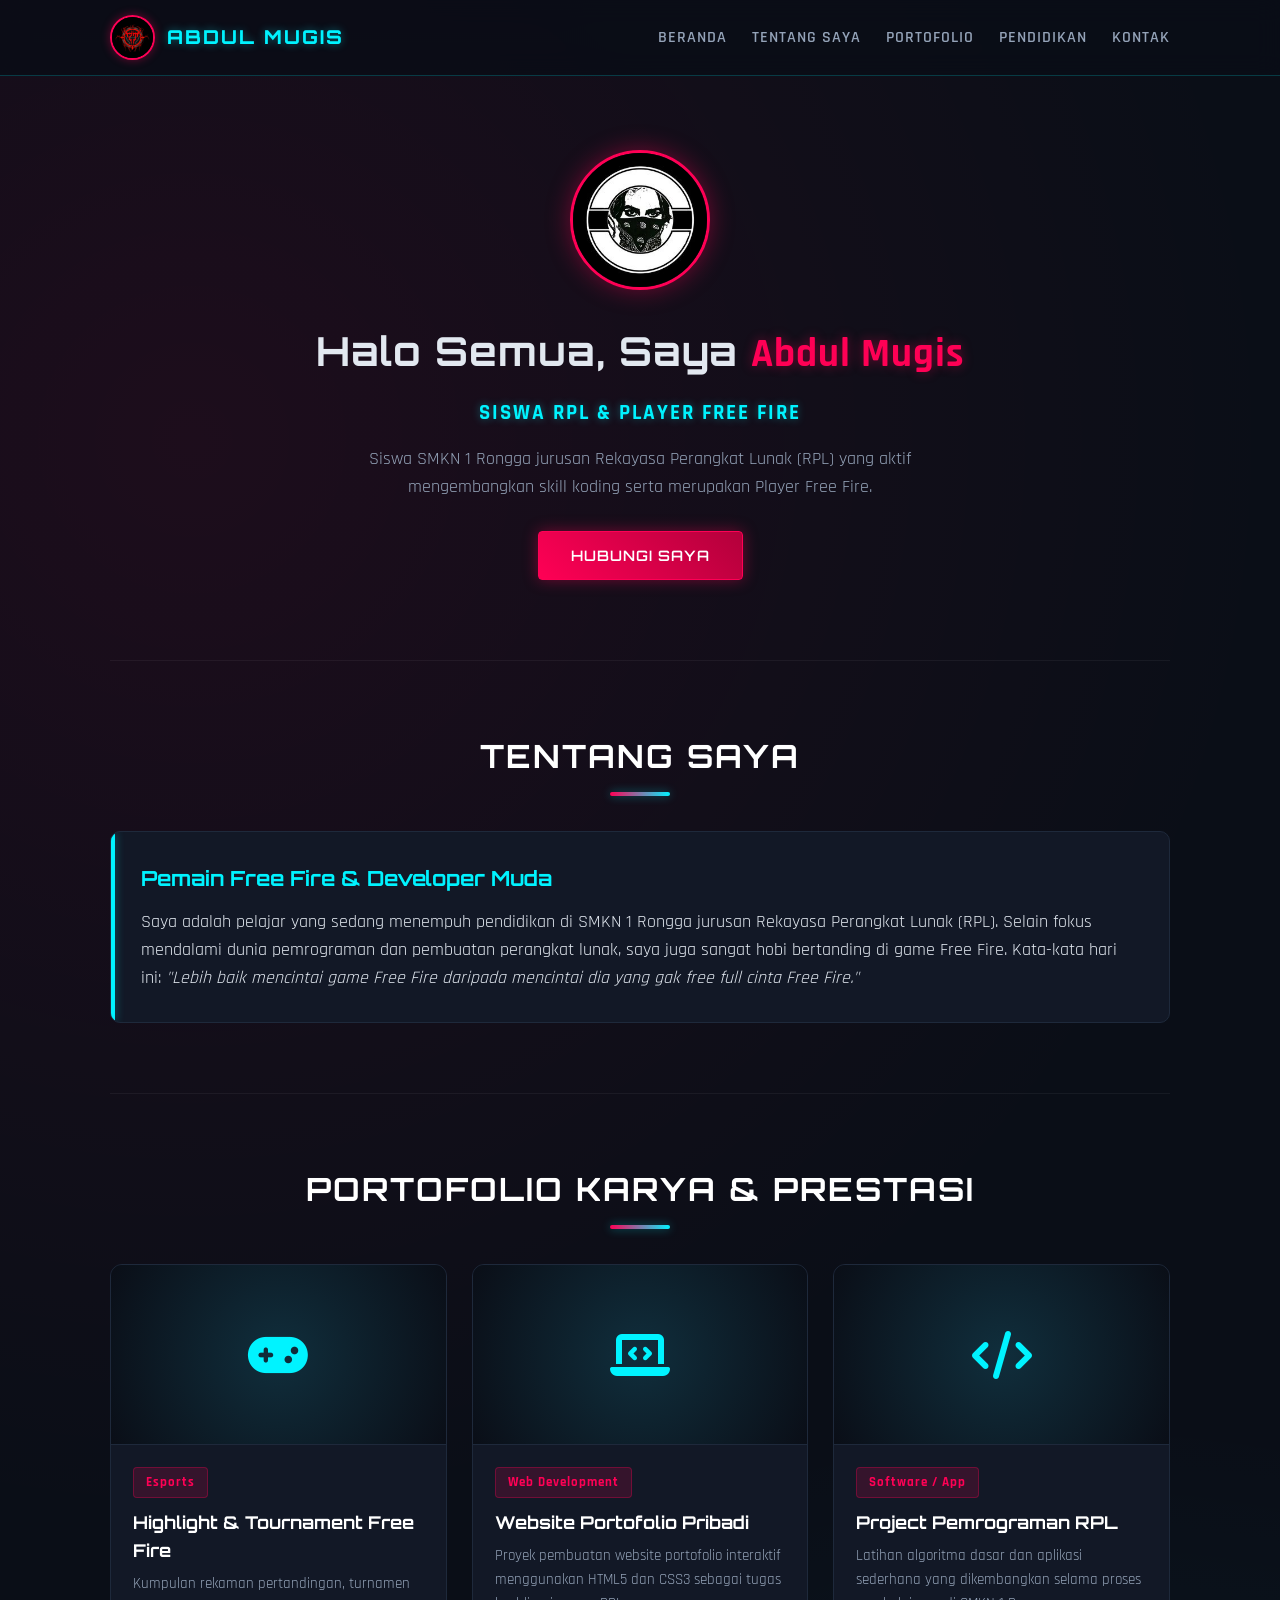
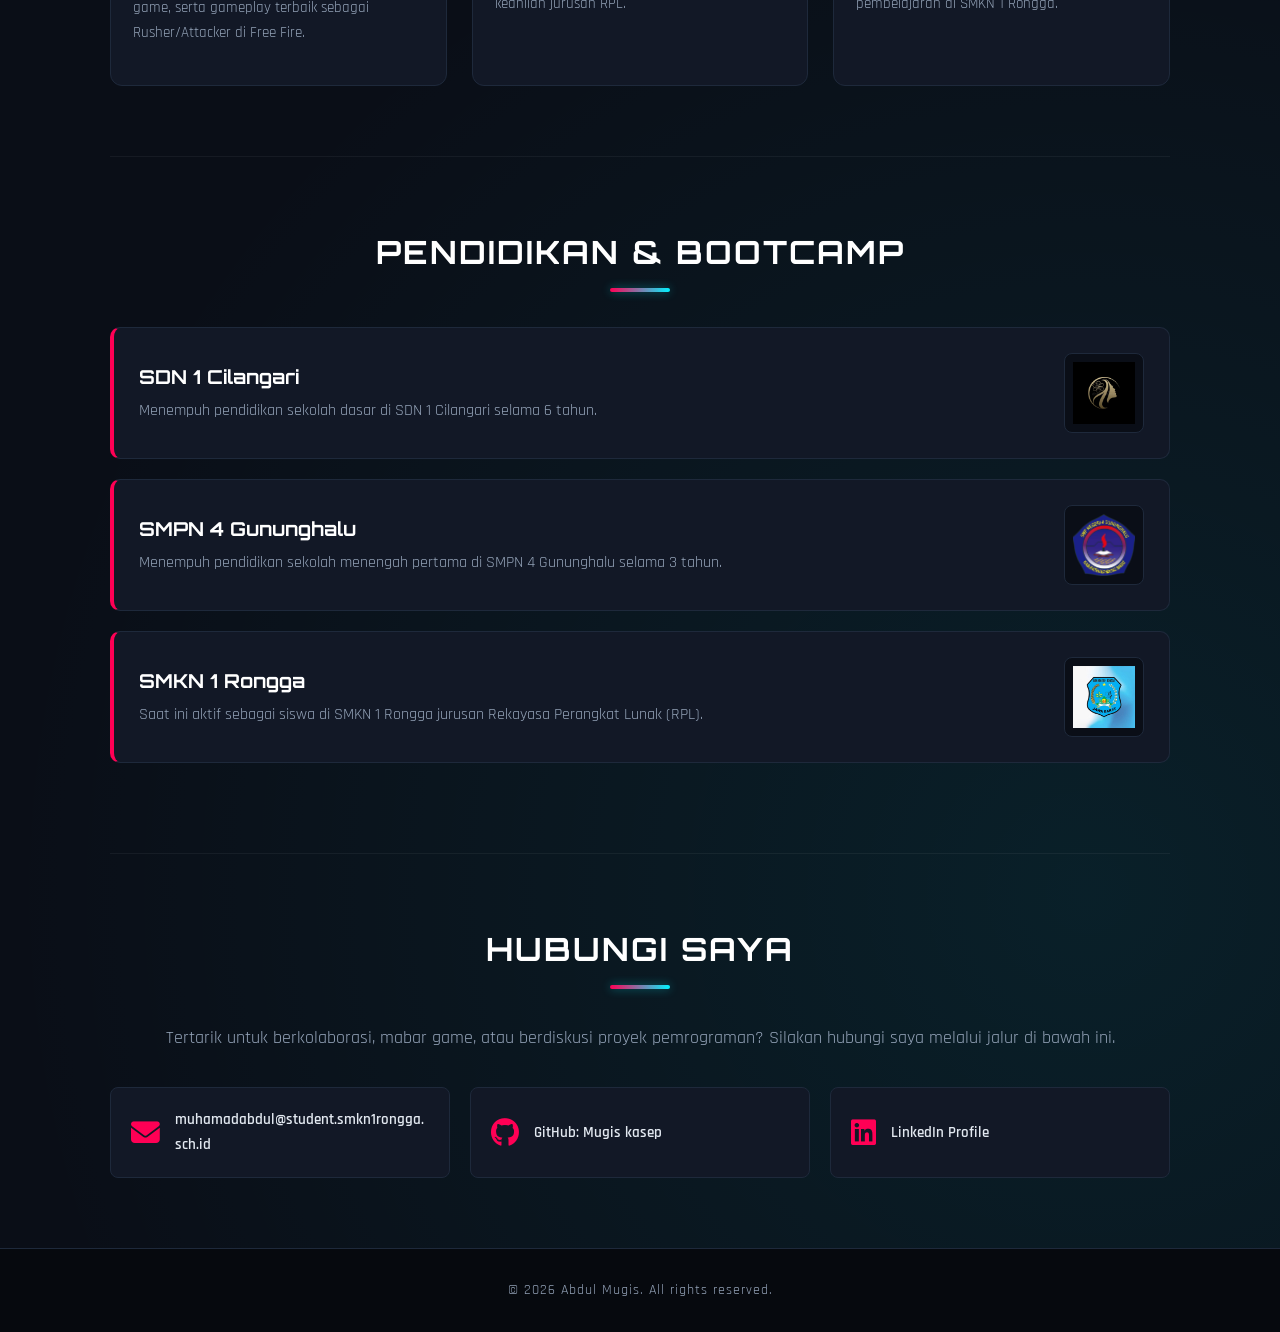
<file: index.html>
<!DOCTYPE html>
<html lang="id">

<head>
    <meta charset="UTF-8">
    <meta name="viewport" content="width=device-width, initial-scale=1.0">
    <title>Portfolio - Abdul Mugis</title>
    <!-- Menghubungkan ke File CSS Terpisah -->
    <link rel="stylesheet" href="css/portofolio.css">
    <!-- FontAwesome CDN untuk Ikon -->
    <link rel="stylesheet" href="https://cdnjs.cloudflare.com/ajax/libs/font-awesome/6.4.0/css/all.min.css">
</head>

<body>

    <!-- Header / Navbar -->
    <header class="navbar">
        <div class="nav-container">
            <div class="brand">
                <img src="assest/img/show 1.jpg" alt="Foto Profile Abdul Mugis">
                <a href="#beranda" class="logo">ABDUL MUGIS</a>
            </div>
            <nav class="nav-links">
                <a href="#beranda">Beranda</a>
                <a href="#tentang">Tentang Saya</a>
                <a href="#portfolio">Portofolio</a>
                <a href="#pendidikan">Pendidikan</a>
                <a href="#kontak">Kontak</a>
            </nav>
        </div>
    </header>

    <main class="container">
        <!-- Beranda / Hero Section -->
        <section id="beranda" class="hero">
            <div class="hero-content">
                <img src="assest/img/0d786406af8eb09cdc95e5804c26b620.jpg" alt="Foto Mugis">
                <h1>Halo Semua, Saya <span>Abdul Mugis</span></h1>
                <p class="subtitle">Siswa RPL & Player Free Fire</p>
                <p class="hero-desc">Siswa SMKN 1 Rongga jurusan Rekayasa Perangkat Lunak (RPL) yang aktif mengembangkan
                    skill koding serta merupakan Player Free Fire.</p>
                <a href="#kontak" class="btn-primary">Hubungi Saya</a>
            </div>
        </section>

        <!-- Tentang Saya -->
        <section id="tentang" class="section">
            <h2>Tentang Saya</h2>
            <div class="card">
                <h3>Pemain Free Fire & Developer Muda</h3>
                <p>Saya adalah pelajar yang sedang menempuh pendidikan di SMKN 1 Rongga jurusan Rekayasa Perangkat Lunak
                    (RPL). Selain fokus mendalami dunia pemrograman dan pembuatan perangkat lunak, saya juga sangat hobi
                    bertanding di game Free Fire. Kata-kata hari ini:
                    <em>"Lebih baik mencintai game Free Fire daripada mencintai dia yang gak free full cinta Free
                        Fire."</em>
                </p>
            </div>
        </section>

        <!-- Portofolio / Karya & Prestasi -->
        <section id="portfolio" class="section">
            <h2>Portofolio Karya & Prestasi</h2>
            <div class="portfolio-grid">
                <!-- Item 1 -->
                <div class="portfolio-card">
                    <div class="portfolio-img">
                        <i class="fas fa-gamepad"></i>
                    </div>
                    <div class="portfolio-info">
                        <span class="tag">Esports</span>
                        <h3>Highlight & Tournament Free Fire</h3>
                        <p>Kumpulan rekaman pertandingan, turnamen game, serta gameplay terbaik sebagai Rusher/Attacker
                            di Free Fire.</p>
                    </div>
                </div>

                <!-- Item 2 -->
                <div class="portfolio-card">
                    <div class="portfolio-img">
                        <i class="fas fa-laptop-code"></i>
                    </div>
                    <div class="portfolio-info">
                        <span class="tag">Web Development</span>
                        <h3>Website Portofolio Pribadi</h3>
                        <p>Proyek pembuatan website portofolio interaktif menggunakan HTML5 dan CSS3 sebagai tugas
                            keahlian jurusan RPL.</p>
                    </div>
                </div>

                <!-- Item 3 -->
                <div class="portfolio-card">
                    <div class="portfolio-img">
                        <i class="fas fa-code"></i>
                    </div>
                    <div class="portfolio-info">
                        <span class="tag">Software / App</span>
                        <h3>Project Pemrograman RPL</h3>
                        <p>Latihan algoritma dasar dan aplikasi sederhana yang dikembangkan selama proses pembelajaran
                            di SMKN 1 Rongga.</p>
                    </div>
                </div>
            </div>
        </section>

        <!-- Pendidikan -->
        <section id="pendidikan" class="section">
            <h2>Pendidikan & Bootcamp</h2>
            <div class="timeline-item">
                <div>
                    <h3>SDN 1 Cilangari</h3>
                    <p>Menempuh pendidikan sekolah dasar di SDN 1 Cilangari selama 6 tahun.</p>
                </div>
                <img src="assest/img/ppo2.webp" alt="SDN 1 Cilangari">
            </div>

            <div class="timeline-item">
                <div>
                    <h3>SMPN 4 Gununghalu</h3>
                    <p>Menempuh pendidikan sekolah menengah pertama di SMPN 4 Gununghalu selama 3 tahun.</p>
                </div>
                <img src="assest/img/logo.png" alt="SMPN 4 Gununghalu">
            </div>

            <div class="timeline-item">
                <div>
                    <h3>SMKN 1 Rongga</h3>
                    <p>Saat ini aktif sebagai siswa di SMKN 1 Rongga jurusan Rekayasa Perangkat Lunak (RPL).</p>
                </div>
                <img src="assest/img/images.jpg" alt="SMKN 1 Rongga">
            </div>
        </section>

        <!-- Kontak -->
        <section id="kontak" class="section contact-section">
            <h2>Hubungi Saya</h2>
            <p>Tertarik untuk berkolaborasi, mabar game, atau berdiskusi proyek pemrograman? Silakan hubungi saya
                melalui jalur di bawah ini.</p>

            <div class="contact-info">
                <a href="mailto:muhamadabdul@student.smkn1rongga.sch.id" class="link-card">
                    <i class="fas fa-envelope"></i>
                    <span>muhamadabdul@student.smkn1rongga.sch.id</span>
                </a>

                <a href="https://github.com/aguswel" target="_blank" class="link-card">
                    <i class="fab fa-github"></i>
                    <span>GitHub: Mugis kasep</span>
                </a>

                <a href="https://linkedin.com" target="_blank" class="link-card">
                    <i class="fab fa-linkedin"></i>
                    <span>LinkedIn Profile</span>
                </a>
            </div>
        </section>
    </main>

    <footer>
        <p>&copy; 2026 Abdul Mugis. All rights reserved.</p>
    </footer>

</body>

</html>
</file>
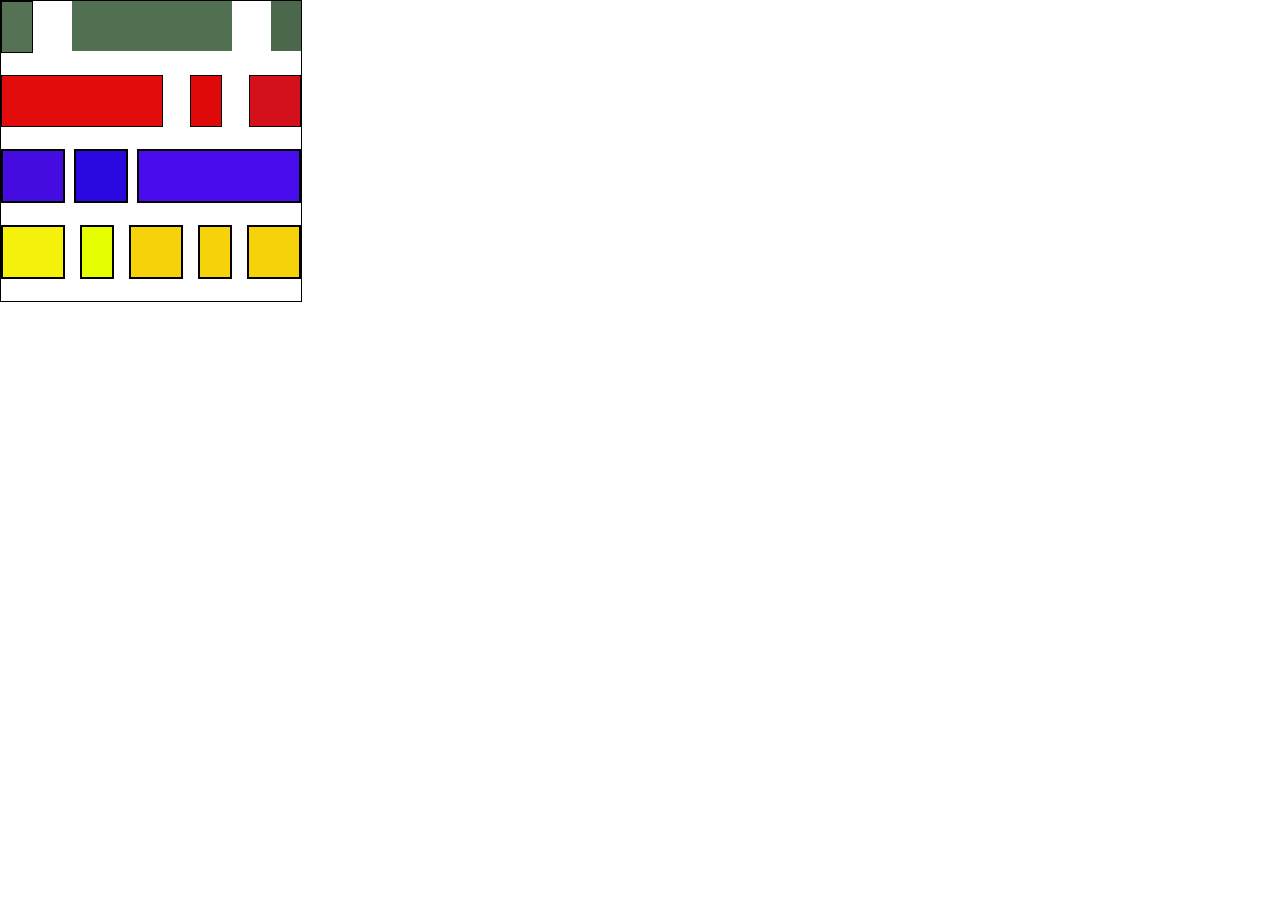
<file: flexbox.html>
<!DOCTYPE html>
<html lang="en">
<head>
    <meta charset="UTF-8">
    <meta name="viewport" content="width=device-width, initial-scale=1.0">
    <link rel="stylesheet" href="css/style.css">
    <title>Document</title>
</head>
<body>
     <div class="kotakHitam">
          <div class="kotakMerah"></div>
           <div class="kotakBiru"></div>
           <div class="kotakan"></div>
           <div class="kotakhijau"></div>
           <div class="kotakkuning"></div>
           <div class="kotakabu"></div>
           <div class="kotakhijau1"></div>
           <div class="kotakkuning1"></div>
           <div class="kotakabu1"></div>
           <div class="kotakhijau2"></div>
           <div class="kotakkuning2"></div>
           <div class="kotakabu2"></div>
           <div class="kotakjingga"></div>
           <div class="kotakjingga1"></div>
 </div>    
 
</body>
</html>
</file>
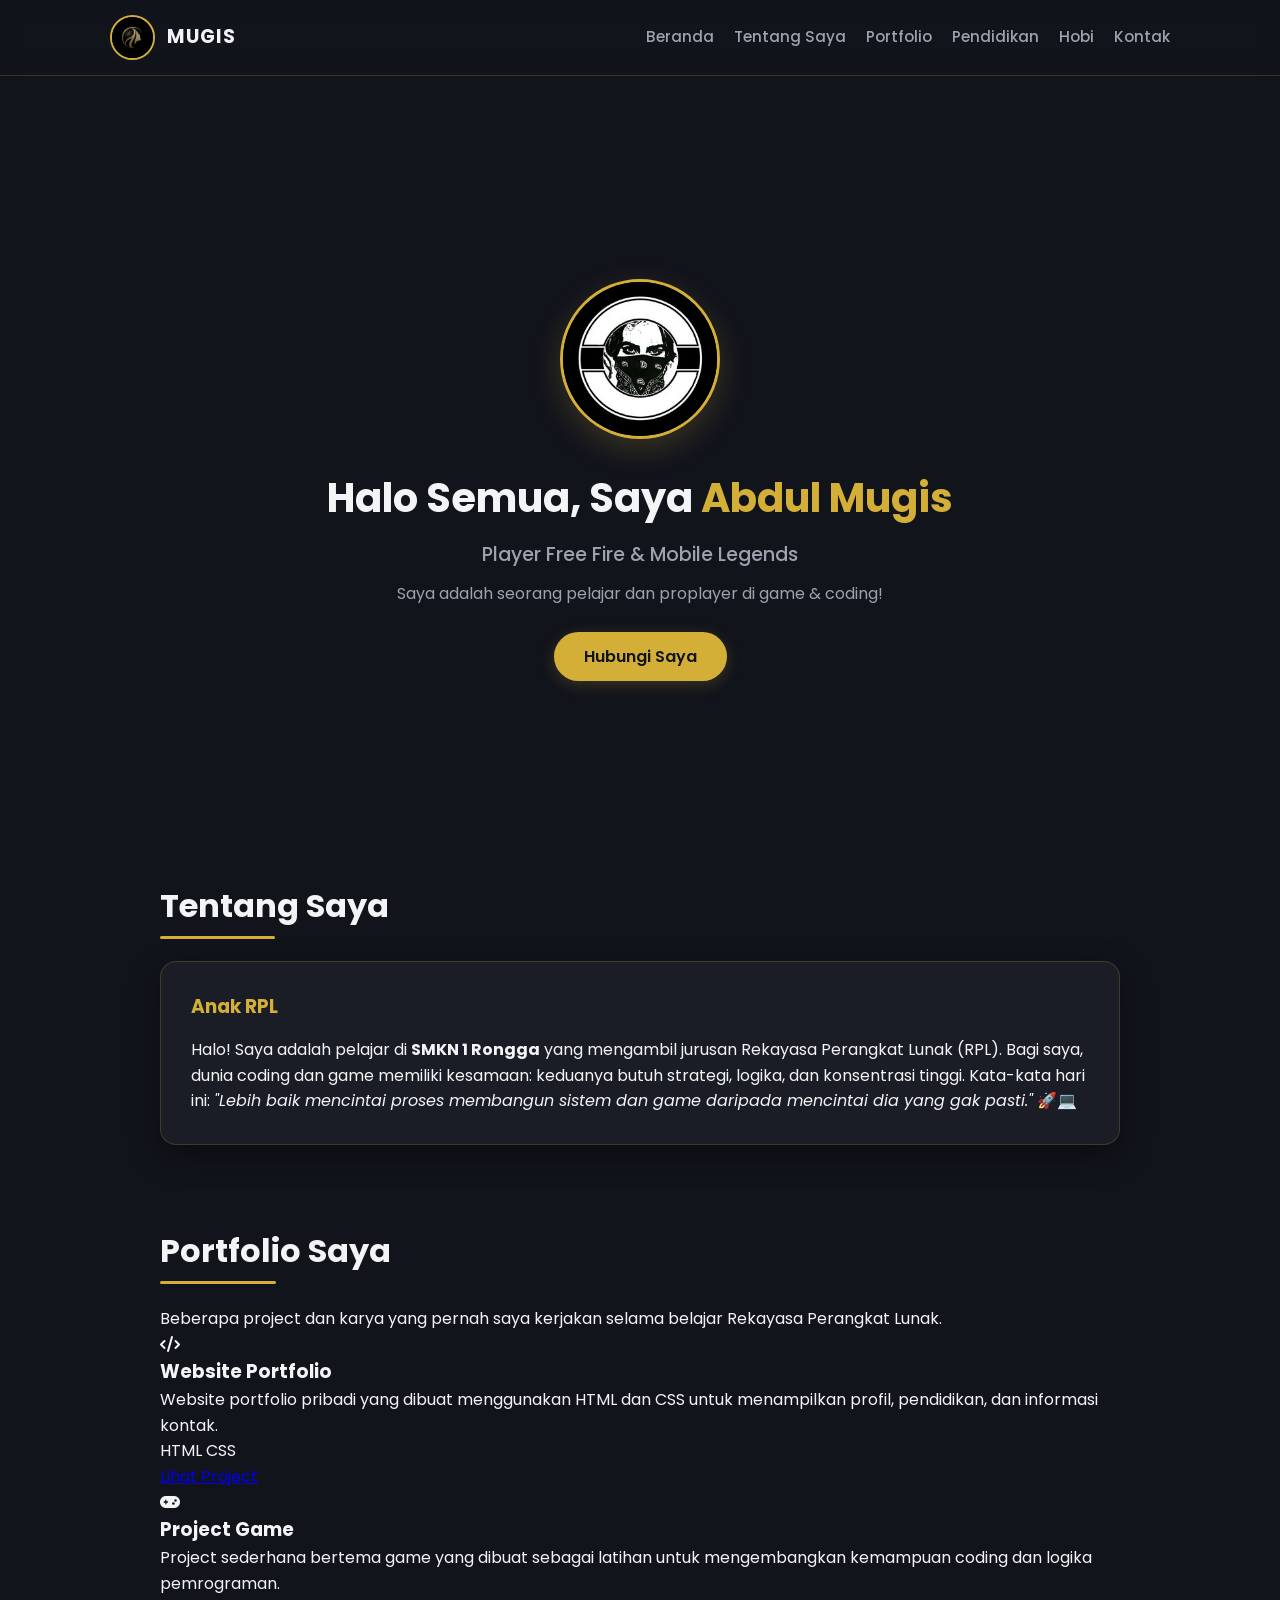
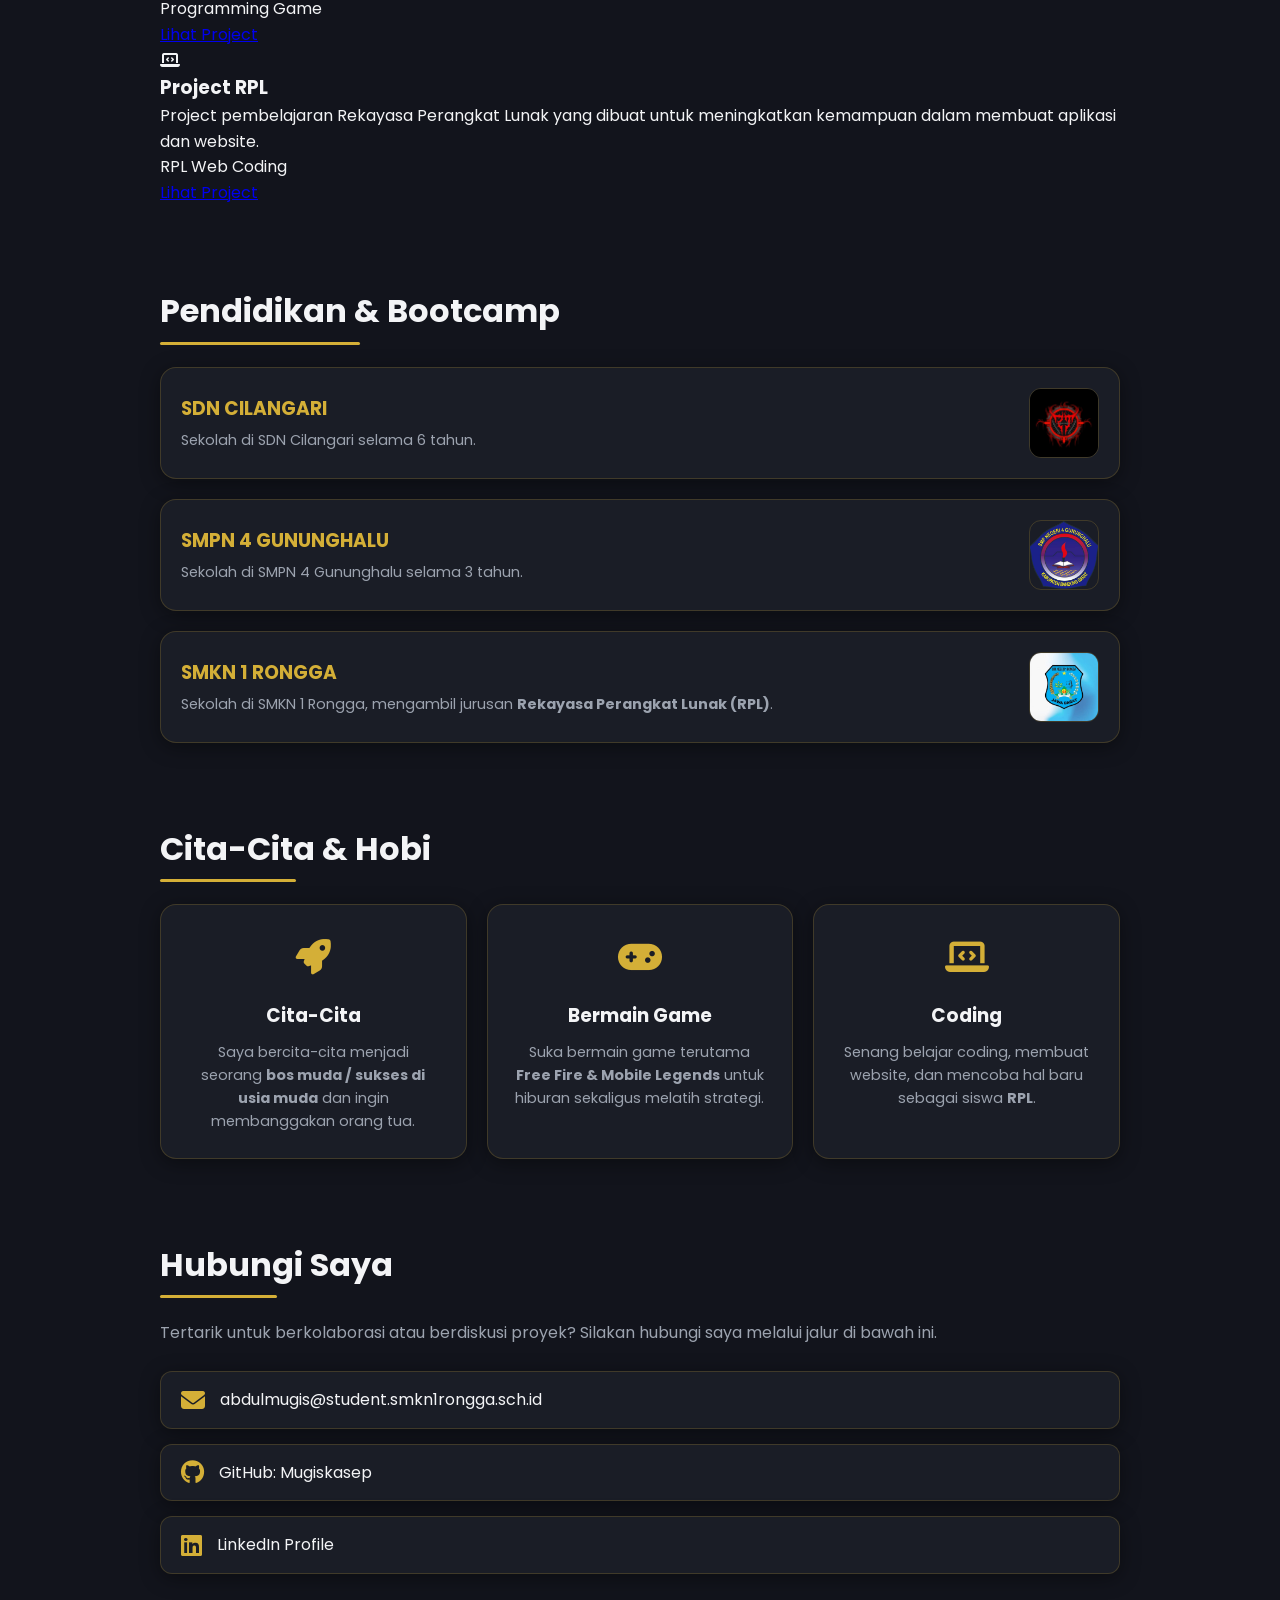
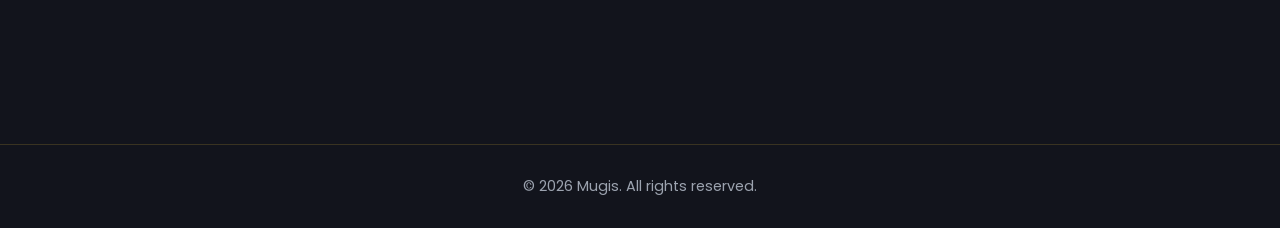
<file: mugisksp.html>
<!DOCTYPE html>
<html lang="id">

<head>
    <meta charset="UTF-8">
    <meta name="viewport" content="width=device-width, initial-scale=1.0">
    <title>Portfolio - Muhammad Abdul Mugis</title>
    <!-- Hubungkan ke file CSS baru -->
    <link rel="stylesheet" href="css/mugisksp.css">
    <!-- FontAwesome untuk ikon -->
    <link rel="stylesheet" href="https://cdnjs.cloudflare.com/ajax/libs/font-awesome/6.4.0/css/all.min.css">
</head>

<body>

    <!-- Header / Navbar -->
    <header class="navbar">
        <div class="nav-container">
            <div class="logo-wrapper">
                <img src="assest/img/ppo2.webp" alt="Logo" class="nav-avatar">
                <a href="#" class="logo">MUGIS</a>
            </div>
            <nav class="nav-links">
                <a href="#beranda">Beranda</a>
                <a href="#tentang">Tentang Saya</a>
                <a href="#portfolio">Portfolio</a>
                <a href="#pendidikan">Pendidikan</a>
                <a href="#cita-hobi">Hobi</a>
                <a href="#kontak">Kontak</a>
            </nav>
        </div>
    </header>

    <main class="container">
        
        <!-- Beranda / Hero Section -->
        <section id="beranda" class="hero">
            <div class="hero-content">
                <div class="hero-img-container">
                    <img src="assest/img/0d786406af8eb09cdc95e5804c26b620.jpg" alt="Abdul Mugis" class="hero-avatar">
                </div>
                <h1>Halo Semua, Saya <span>Abdul Mugis</span></h1>
                <p class="subtitle">Player Free Fire & Mobile Legends</p>
                <p class="hero-desc">Saya adalah seorang pelajar dan proplayer di game & coding!</p>
                <a href="#kontak" class="btn-primary">Hubungi Saya</a>
            </div>
        </section>

        <!-- Tentang Saya -->
        <section id="tentang" class="section">
            <h2>Tentang Saya</h2>
            <div class="card">
                <h3>Anak RPL</h3>
                <p>
                    Halo! Saya adalah pelajar di <strong>SMKN 1 Rongga</strong> yang mengambil jurusan Rekayasa Perangkat Lunak (RPL). 
                    Bagi saya, dunia coding dan game memiliki kesamaan: keduanya butuh strategi, logika, dan konsentrasi tinggi. 
                    Kata-kata hari ini: <em>"Lebih baik mencintai proses membangun sistem dan game daripada mencintai dia yang gak pasti."</em> 🚀💻
                </p>
            </div>
        </section>

        <!-- Portfolio -->
        <section id="portfolio" class="section portfolio-section">
            <h2>Portfolio Saya</h2>
            <p class="portfolio-desc">
                Beberapa project dan karya yang pernah saya kerjakan selama belajar Rekayasa Perangkat Lunak.
            </p>

            <div class="portfolio-grid">
                <div class="portfolio-card">
                    <div class="portfolio-icon">
                        <i class="fas fa-code"></i>
                    </div>
                    <div class="portfolio-content">
                        <h3>Website Portfolio</h3>
                        <p>Website portfolio pribadi yang dibuat menggunakan HTML dan CSS untuk menampilkan profil, pendidikan, dan informasi kontak.</p>
                        <div class="portfolio-tags">
                            <span>HTML</span>
                            <span>CSS</span>
                        </div>
                        <a href="#" class="portfolio-btn">Lihat Project</a>
                    </div>
                </div>

                <div class="portfolio-card">
                    <div class="portfolio-icon">
                        <i class="fas fa-gamepad"></i>
                    </div>
                    <div class="portfolio-content">
                        <h3>Project Game</h3>
                        <p>Project sederhana bertema game yang dibuat sebagai latihan untuk mengembangkan kemampuan coding dan logika pemrograman.</p>
                        <div class="portfolio-tags">
                            <span>Programming</span>
                            <span>Game</span>
                        </div>
                        <a href="#" class="portfolio-btn">Lihat Project</a>
                    </div>
                </div>

                <div class="portfolio-card">
                    <div class="portfolio-icon">
                        <i class="fas fa-laptop-code"></i>
                    </div>
                    <div class="portfolio-content">
                        <h3>Project RPL</h3>
                        <p>Project pembelajaran Rekayasa Perangkat Lunak yang dibuat untuk meningkatkan kemampuan dalam membuat aplikasi dan website.</p>
                        <div class="portfolio-tags">
                            <span>RPL</span>
                            <span>Web</span>
                            <span>Coding</span>
                        </div>
                        <a href="#" class="portfolio-btn">Lihat Project</a>
                    </div>
                </div>
            </div>
        </section>

        <!-- Pendidikan -->
        <section id="pendidikan" class="section">
            <h2>Pendidikan & Bootcamp</h2>
            <div class="timeline-container">
                <div class="timeline-item">
                    <div class="timeline-content">
                        <h3>SDN CILANGARI</h3>
                        <p>Sekolah di SDN Cilangari selama 6 tahun.</p>
                    </div>
                    <img src="assest/img/show 1.jpg" alt="SDN Cilangari">
                </div>
                <div class="timeline-item">
                    <div class="timeline-content">
                        <h3>SMPN 4 GUNUNGHALU</h3>
                        <p>Sekolah di SMPN 4 Gununghalu selama 3 tahun.</p>
                    </div>
                    <img src="assest/img/logo.png" alt="SMPN 4 Gununghalu">
                </div>
                <div class="timeline-item">
                    <div class="timeline-content">
                        <h3>SMKN 1 RONGGA</h3>
                        <p>Sekolah di SMKN 1 Rongga, mengambil jurusan <strong>Rekayasa Perangkat Lunak (RPL)</strong>.</p>
                    </div>
                    <img src="assest/img/images.jpg" alt="SMKN 1 Rongga">
                </div>
            </div>
        </section>

        <!-- Cita-Cita & Hobi -->
        <section id="cita-hobi" class="section">
            <h2>Cita-Cita & Hobi</h2>
            <div class="hobby-grid">
                <div class="hobby-card">
                    <div class="hobby-icon"><i class="fas fa-rocket"></i></div>
                    <h3>Cita-Cita</h3>
                    <p>Saya bercita-cita menjadi seorang <strong>bos muda / sukses di usia muda</strong> dan ingin membanggakan orang tua.</p>
                </div>
                <div class="hobby-card">
                    <div class="hobby-icon"><i class="fas fa-gamepad"></i></div>
                    <h3>Bermain Game</h3>
                    <p>Suka bermain game terutama <strong>Free Fire & Mobile Legends</strong> untuk hiburan sekaligus melatih strategi.</p>
                </div>
                <div class="hobby-card">
                    <div class="hobby-icon"><i class="fas fa-laptop-code"></i></div>
                    <h3>Coding</h3>
                    <p>Senang belajar coding, membuat website, dan mencoba hal baru sebagai siswa <strong>RPL</strong>.</p>
                </div>
            </div>
        </section>

        <!-- Kontak -->
        <section id="kontak" class="section contact-section">
            <h2>Hubungi Saya</h2>
            <p>Tertarik untuk berkolaborasi atau berdiskusi proyek? Silakan hubungi saya melalui jalur di bawah ini.</p>
            <div class="contact-info">
                <a href="mailto:abdulmugis@student.smkn1rongga.sch.id" class="link-card">
                    <i class="fas fa-envelope"></i>
                    <span>abdulmugis@student.smkn1rongga.sch.id</span>
                </a>
                <a href="https://github.com/Mugiskasep" target="_blank" class="link-card">
                    <i class="fab fa-github"></i>
                    <span>GitHub: Mugiskasep</span>
                </a>
                <a href="https://linkedin.com" target="_blank" class="link-card">
                    <i class="fab fa-linkedin"></i>
                    <span>LinkedIn Profile</span>
                </a>
            </div>
        </section>

    </main>

    <footer>
        <p>&copy; 2026 Mugis. All rights reserved.</p>
    </footer>

</body>

</html>
</file>
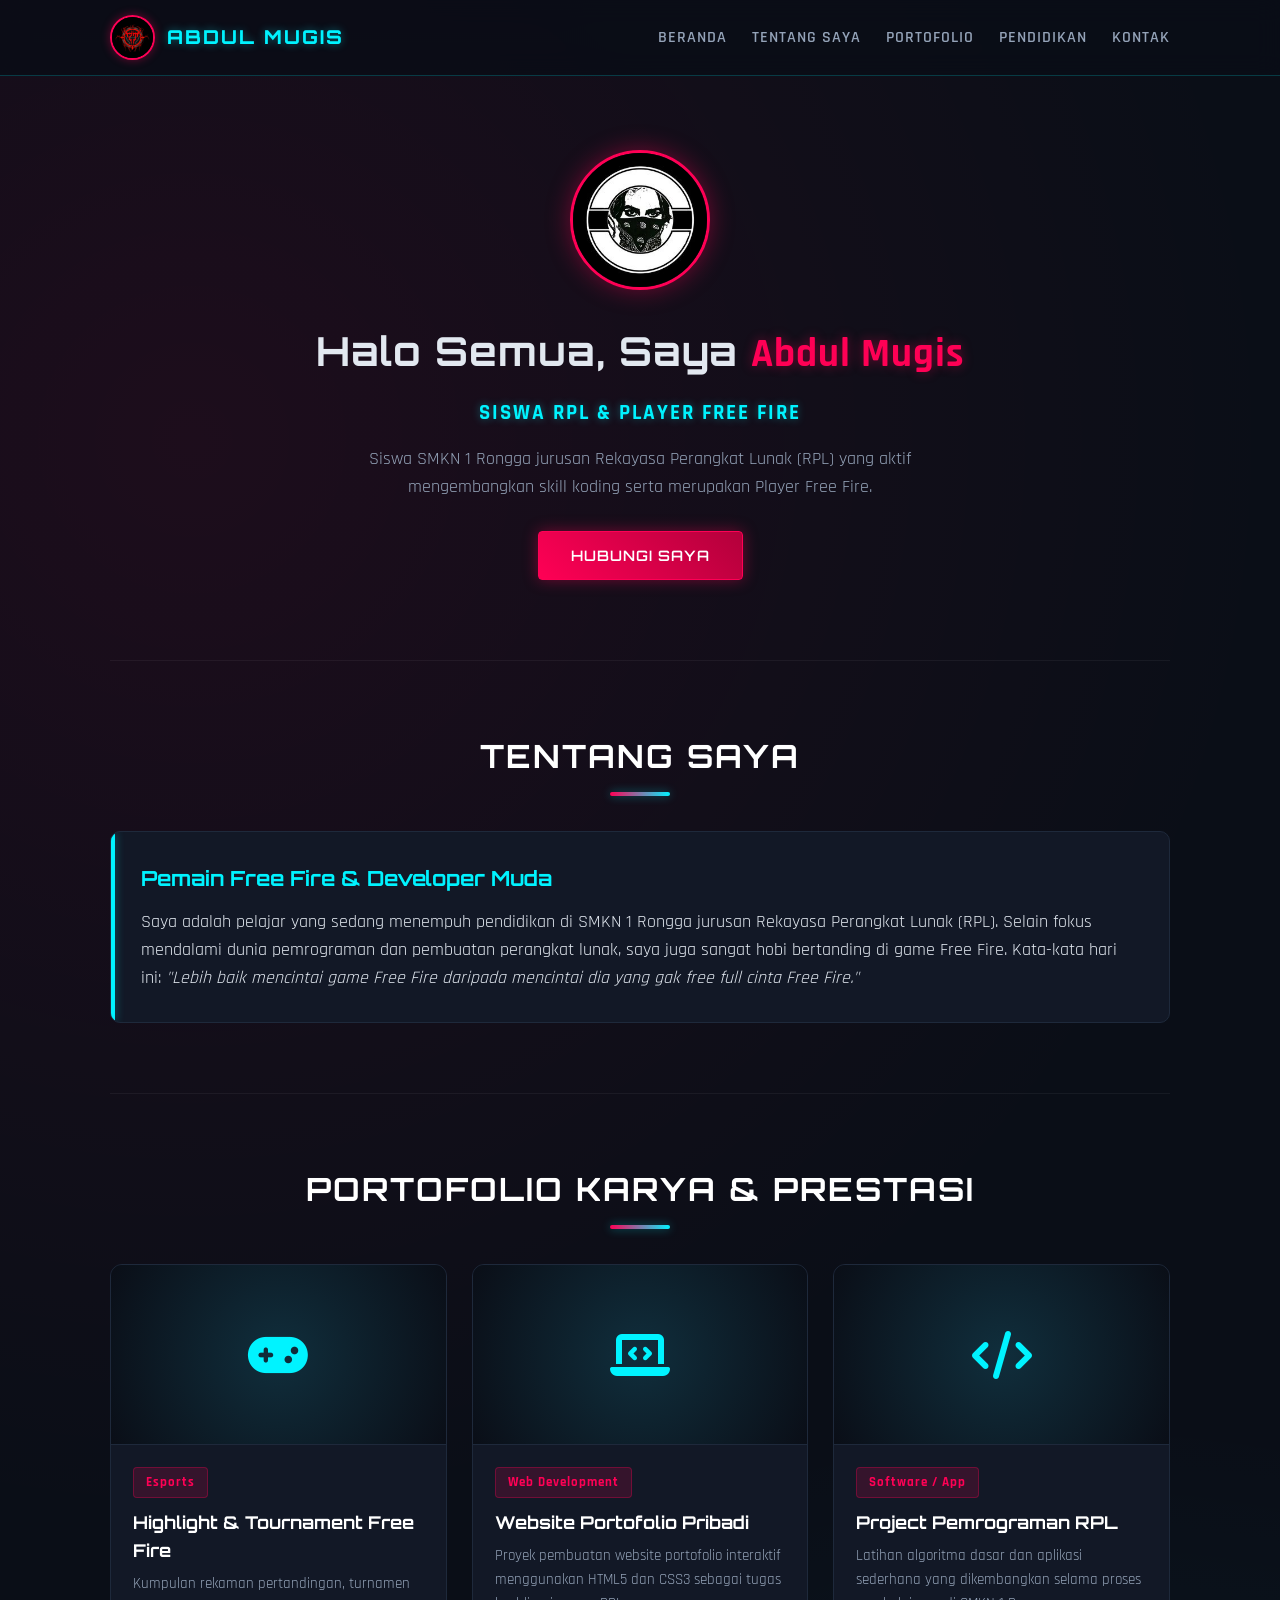
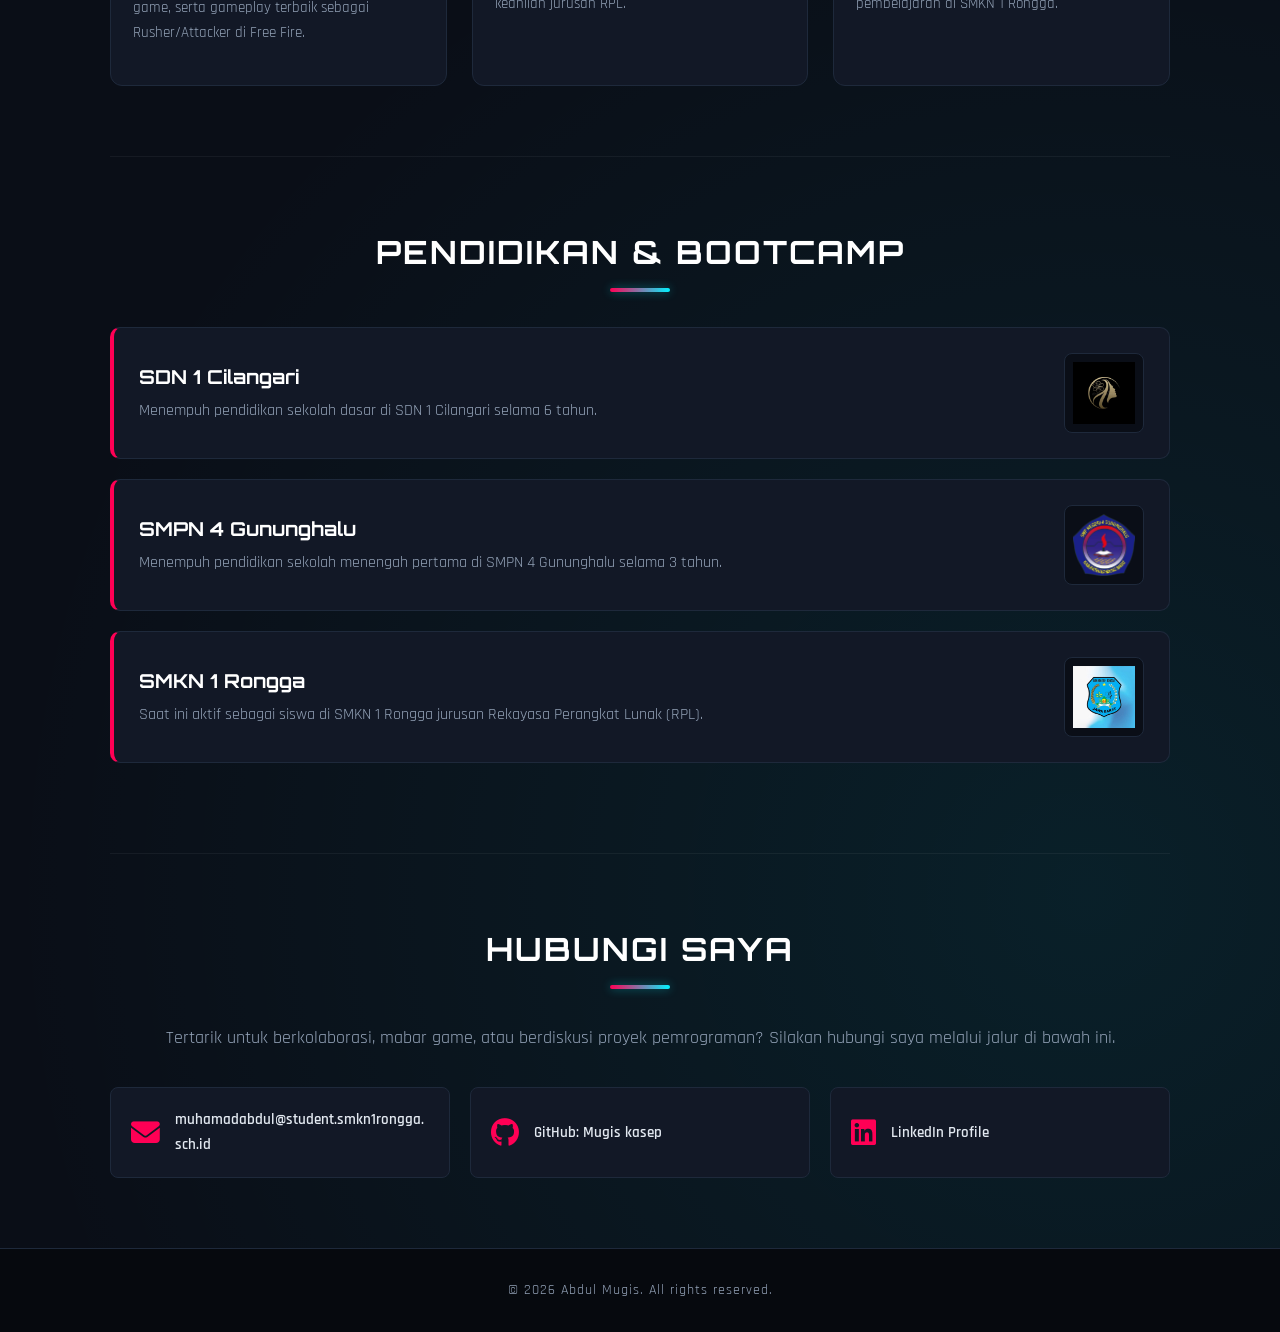
<file: portopolic.html>
<!DOCTYPE html>
<html lang="id">

<head>
    <meta charset="UTF-8">
    <meta name="viewport" content="width=device-width, initial-scale=1.0">
    <title>Portfolio - Abdul Mugis</title>
    <!-- Menghubungkan ke File CSS Terpisah -->
    <link rel="stylesheet" href="css/portofolio.css">
    <!-- FontAwesome CDN untuk Ikon -->
    <link rel="stylesheet" href="https://cdnjs.cloudflare.com/ajax/libs/font-awesome/6.4.0/css/all.min.css">
</head>

<body>

    <!-- Header / Navbar -->
    <header class="navbar">
        <div class="nav-container">
            <div class="brand">
                <img src="assest/img/show 1.jpg" alt="Foto Profile Abdul Mugis">
                <a href="#beranda" class="logo">ABDUL MUGIS</a>
            </div>
            <nav class="nav-links">
                <a href="#beranda">Beranda</a>
                <a href="#tentang">Tentang Saya</a>
                <a href="#portfolio">Portofolio</a>
                <a href="#pendidikan">Pendidikan</a>
                <a href="#kontak">Kontak</a>
            </nav>
        </div>
    </header>

    <main class="container">
        <!-- Beranda / Hero Section -->
        <section id="beranda" class="hero">
            <div class="hero-content">
                <img src="assest/img/0d786406af8eb09cdc95e5804c26b620.jpg" alt="Foto Mugis">
                <h1>Halo Semua, Saya <span>Abdul Mugis</span></h1>
                <p class="subtitle">Siswa RPL & Player Free Fire</p>
                <p class="hero-desc">Siswa SMKN 1 Rongga jurusan Rekayasa Perangkat Lunak (RPL) yang aktif mengembangkan
                    skill koding serta merupakan Player Free Fire.</p>
                <a href="#kontak" class="btn-primary">Hubungi Saya</a>
            </div>
        </section>

        <!-- Tentang Saya -->
        <section id="tentang" class="section">
            <h2>Tentang Saya</h2>
            <div class="card">
                <h3>Pemain Free Fire & Developer Muda</h3>
                <p>Saya adalah pelajar yang sedang menempuh pendidikan di SMKN 1 Rongga jurusan Rekayasa Perangkat Lunak
                    (RPL). Selain fokus mendalami dunia pemrograman dan pembuatan perangkat lunak, saya juga sangat hobi
                    bertanding di game Free Fire. Kata-kata hari ini:
                    <em>"Lebih baik mencintai game Free Fire daripada mencintai dia yang gak free full cinta Free
                        Fire."</em>
                </p>
            </div>
        </section>

        <!-- Portofolio / Karya & Prestasi -->
        <section id="portfolio" class="section">
            <h2>Portofolio Karya & Prestasi</h2>
            <div class="portfolio-grid">
                <!-- Item 1 -->
                <div class="portfolio-card">
                    <div class="portfolio-img">
                        <i class="fas fa-gamepad"></i>
                    </div>
                    <div class="portfolio-info">
                        <span class="tag">Esports</span>
                        <h3>Highlight & Tournament Free Fire</h3>
                        <p>Kumpulan rekaman pertandingan, turnamen game, serta gameplay terbaik sebagai Rusher/Attacker
                            di Free Fire.</p>
                    </div>
                </div>

                <!-- Item 2 -->
                <div class="portfolio-card">
                    <div class="portfolio-img">
                        <i class="fas fa-laptop-code"></i>
                    </div>
                    <div class="portfolio-info">
                        <span class="tag">Web Development</span>
                        <h3>Website Portofolio Pribadi</h3>
                        <p>Proyek pembuatan website portofolio interaktif menggunakan HTML5 dan CSS3 sebagai tugas
                            keahlian jurusan RPL.</p>
                    </div>
                </div>

                <!-- Item 3 -->
                <div class="portfolio-card">
                    <div class="portfolio-img">
                        <i class="fas fa-code"></i>
                    </div>
                    <div class="portfolio-info">
                        <span class="tag">Software / App</span>
                        <h3>Project Pemrograman RPL</h3>
                        <p>Latihan algoritma dasar dan aplikasi sederhana yang dikembangkan selama proses pembelajaran
                            di SMKN 1 Rongga.</p>
                    </div>
                </div>
            </div>
        </section>

        <!-- Pendidikan -->
        <section id="pendidikan" class="section">
            <h2>Pendidikan & Bootcamp</h2>
            <div class="timeline-item">
                <div>
                    <h3>SDN 1 Cilangari</h3>
                    <p>Menempuh pendidikan sekolah dasar di SDN 1 Cilangari selama 6 tahun.</p>
                </div>
                <img src="assest/img/ppo2.webp" alt="SDN 1 Cilangari">
            </div>

            <div class="timeline-item">
                <div>
                    <h3>SMPN 4 Gununghalu</h3>
                    <p>Menempuh pendidikan sekolah menengah pertama di SMPN 4 Gununghalu selama 3 tahun.</p>
                </div>
                <img src="assest/img/logo.png" alt="SMPN 4 Gununghalu">
            </div>

            <div class="timeline-item">
                <div>
                    <h3>SMKN 1 Rongga</h3>
                    <p>Saat ini aktif sebagai siswa di SMKN 1 Rongga jurusan Rekayasa Perangkat Lunak (RPL).</p>
                </div>
                <img src="assest/img/images.jpg" alt="SMKN 1 Rongga">
            </div>
        </section>

        <!-- Kontak -->
        <section id="kontak" class="section contact-section">
            <h2>Hubungi Saya</h2>
            <p>Tertarik untuk berkolaborasi, mabar game, atau berdiskusi proyek pemrograman? Silakan hubungi saya
                melalui jalur di bawah ini.</p>

            <div class="contact-info">
                <a href="mailto:muhamadabdul@student.smkn1rongga.sch.id" class="link-card">
                    <i class="fas fa-envelope"></i>
                    <span>muhamadabdul@student.smkn1rongga.sch.id</span>
                </a>

                <a href="https://github.com/aguswel" target="_blank" class="link-card">
                    <i class="fab fa-github"></i>
                    <span>GitHub: Mugis kasep</span>
                </a>

                <a href="https://linkedin.com" target="_blank" class="link-card">
                    <i class="fab fa-linkedin"></i>
                    <span>LinkedIn Profile</span>
                </a>
            </div>
        </section>
    </main>

    <footer>
        <p>&copy; 2026 Abdul Mugis. All rights reserved.</p>
    </footer>

</body>

</html>
</file>
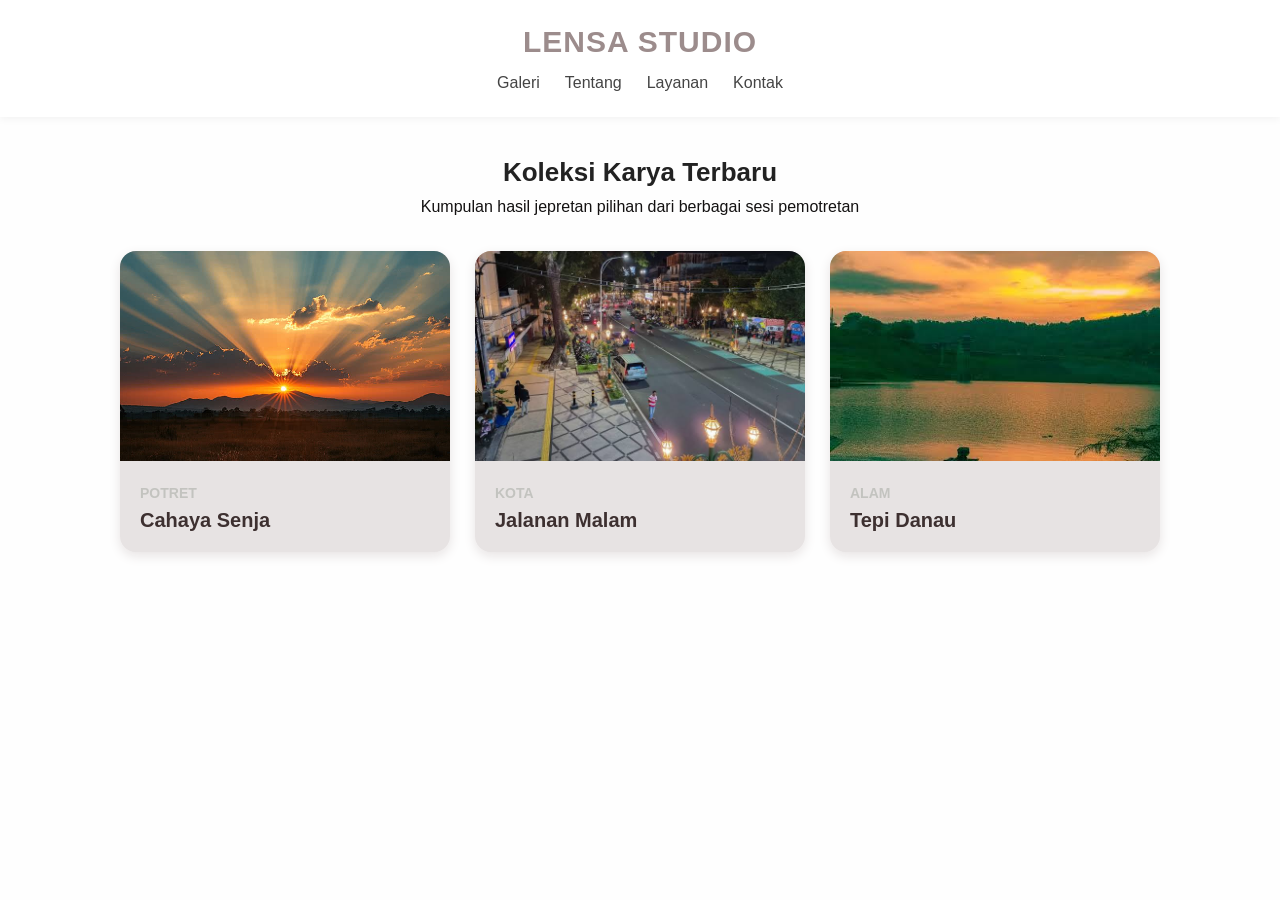
<file: ulangan.html>
<!doctype html>
<html lang="en">
  <head>
    <meta charset="UTF-8" />
    <meta name="viewport" content="width=device-width, initial-scale=1.0" />
    <title>abdul mugis project</title>
    <link rel="stylesheet" href="css/ulangan.css" />
  </head>
  <body class="body">
    <!-- Header / Navbar -->
    <header class="navbar">
      <div class="container nav-content">
        <h1>LENSA STUDIO</h1>
        <nav>
          <a href="#Galeri">Galeri</a>
           <a href="#tentang">Tentang</a>
          <a href="#layanan">Layanan</a>
           <a href="#kontak">Kontak</a>
        </nav>
      </div>
    </header>
    <!-- Main Content -->
    <main class="container">
      <section id="layanan" class="hero">
        <div class="hero-header">
          <h3>Koleksi Karya Terbaru</h3>
          <p>Kumpulan hasil jepretan pilihan dari berbagai sesi pemotretan</p>
        </div>
        <div class="articles-wrapper">
          <article>
            <img src="assest/img/senja2526.jpg" alt="Cahaya Senja" />
            <h4>POTRET</h4>
            <h3>Cahaya Senja</h3>
          </article>
          <article>
            <img src="assest/img/jalananmalam.jpg" alt="Jalanan Malam" />
            <h4>KOTA</h4>
            <h3>Jalanan Malam</h3>
          </article>
          <article>
            <img src="assest/img/tepidanau.jpg" alt="Tepi Danau" />
            <h4>ALAM</h4>
            <h3>Tepi Danau</h3>
          </article>
        </div>
      </section>
    </main>
  </body>
</html>
</file>
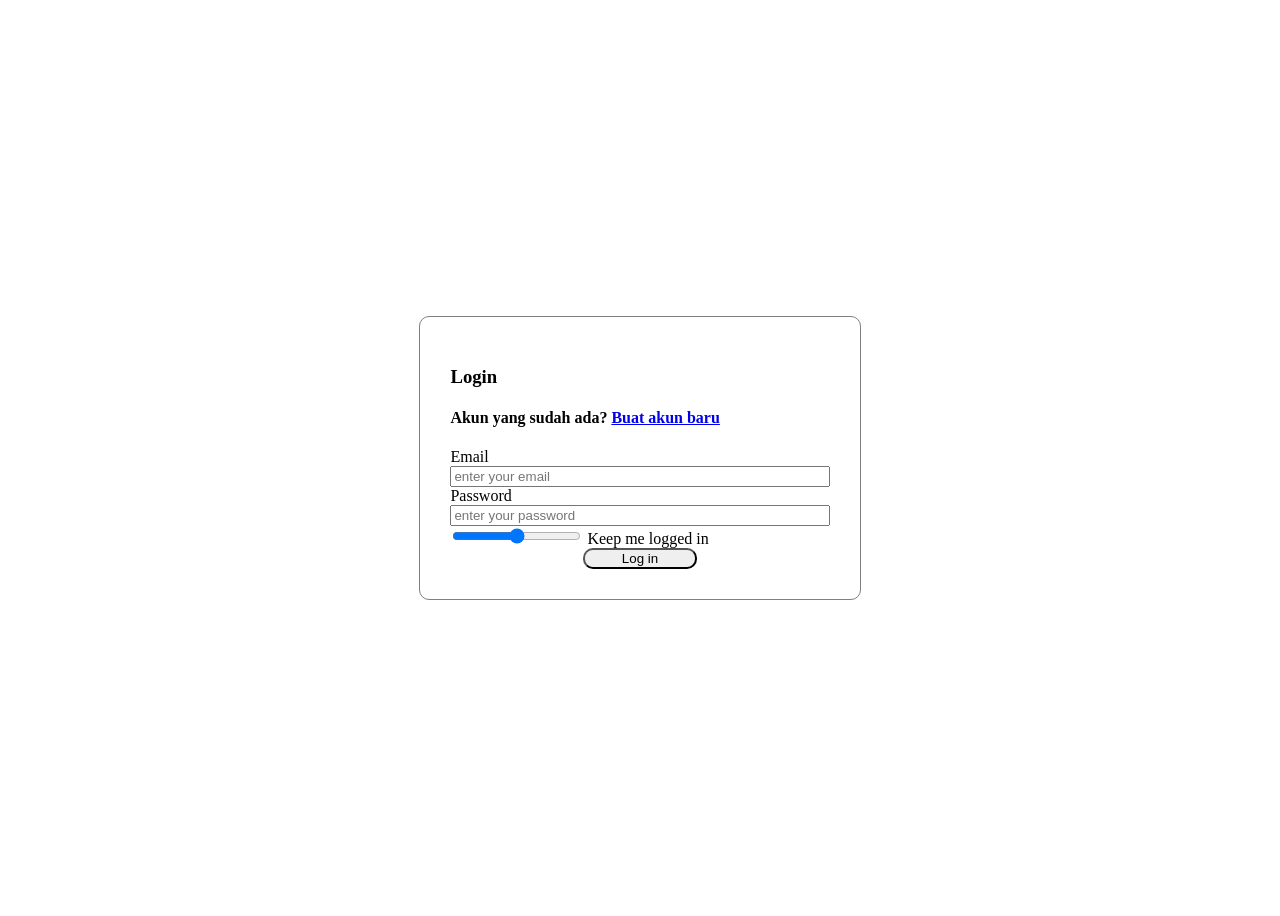
<file: form/form.html>
<!DOCTYPE html>
<html lang="en">

<head>
    <meta charset="UTF-8">
    <meta name="viewport" content="width=device-width, initial-scale=1.0">
    <title>Form</title>
    <style>
        .container{
            display: flex;
            min-height: 100vh;
            justify-content: center;
            align-items: center;
        }
        .card {
            width: 30%;
            height: 50%;
            padding: 30px;
            border: 1px solid grey;
            border-radius: 10px;
        }
        .btnSubmit{
            width: 30%;
            align-self: center;
            border-radius: 10px;
        }
    </style>
</head>

<body>
    <div class="container">
        <div class="card">
            <h3>Login</h3>
            <h4>Akun yang sudah ada? <a href="#">Buat akun baru</a></h4>

            <form action="" style="display: flex; flex-direction: column;">
                <label for="email">Email</label>
                <input type="email" placeholder="enter your email" required>
                <label for="password">Password</label>
                <input type="password" placeholder="enter your password">
                <div>

                    <input type="range"> <label for="">Keep me logged in</label>
                </div>
                <button class="btnSubmit" type="submit">Log in</button>
                
            </form>
        </div>
    </div>

    <!-- <form action="">
        <label for="jurusan">Jurusan</label>
        <select name="jurusan" id="jurusan">
            <option value="">--Pilih--</option>
            <option value="rpl">Rekayasa Perangkat Lunak</option>
            <option value="tsm">Teknik Sepeda Motor</option>
            <option value="atph">Agribisnis tanaman pangan dan holtikultura</option>
        </select>
    </form> -->
    

</body>

</html>
</file>
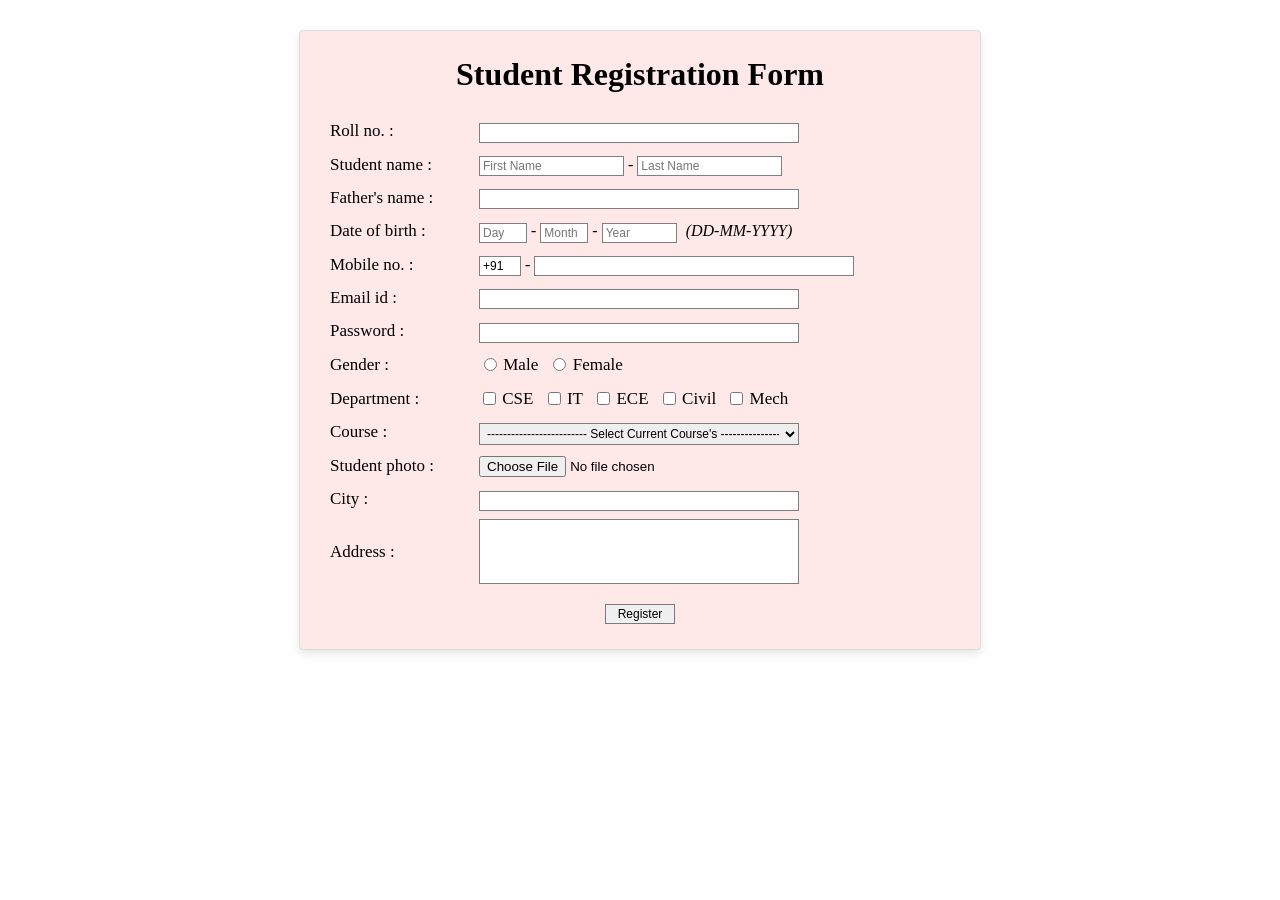
<file: form/formtugas1.html>
<!DOCTYPE html>
<html lang="en">

<head>
    <meta charset="UTF-8">
    <meta name="viewport" content="width=device-width, initial-scale=1.0">
    <title>Student Registration Form</title>
    <style>
        body {
            background-color: #ffffff; /* Latar belakang layar utama jadi putih */
            font-family: "Times New Roman", Times, serif;
            margin: 0;
            padding: 30px;
        }

        .container {
            width: 620px;
            margin: 0 auto;
            background-color: #ffe8e8; /* Warna pink hanya ada di dalam kotak form */
            padding: 25px 30px;
            border: 1px solid #dcdcdc; /* Garis tepi tipis */
            box-shadow: 0 4px 8px rgba(0, 0, 0, 0.1); /* Efek bayangan halus */
            border-radius: 4px; /* Sudut melengkung halus */
        }

        h1 {
            text-align: center;
            font-size: 32px;
            font-weight: bold;
            margin-top: 0;
            margin-bottom: 25px;
            color: #000;
        }

        .form {
            margin-bottom: 8px;
            line-height: 24px;
        }

        .form label {
            display: inline-block;
            width: 145px;
            font-size: 17px;
            vertical-align: middle;
            color: #000;
        }

        .input-container {
            display: inline-block;
            vertical-align: middle;
            white-space: nowrap;
        }
        input[type="text"],
        input[type="password"],
        input[type="email"],
        select,
        textarea {
            font-family: Arial, sans-serif;
            font-size: 12px;
            padding: 2px 3px;
            border: 1px solid #7f7f7f;
            box-sizing: border-box;
            vertical-align: middle;
            display: inline-block;
        }

        .input-container>input[type="text"]:not(.name-input):not(.dob-input):not(.dob-year):not(.country-code),
        input[type="password"],
        input[type="email"],
        select,
        textarea {
            width: 320px;
        }

        .name-input {
            width: 145px !important;
        }

        .dob-input {
            width: 48px !important;
        }

        .dob-year {
            width: 75px !important;
        }

        .dob-format {
            font-style: italic;
            font-size: 16px;
            margin-left: 5px;
        }

        .country-code {
            width: 42px !important;
        }

        .radio-group,
        .checkbox {
            display: inline-block;
            font-size: 17px;
            vertical-align: middle;
        }

        .radio-item,
        .checkbox-item {
            width: auto !important;
            margin-right: 6px;
            font-size: 17px;
        }

        .radio-item input,
        .checkbox-item input {
            vertical-align: -1px;
            margin-right: 2px;
        }

        select {
            height: 22px;
        }

        textarea {
            height: 65px;
            resize: none;
        }

        .btn-container {
            text-align: center;
            margin-top: 20px;
        }

        button[type="submit"] {
            font-family: Arial, sans-serif;
            font-size: 12px;
            padding: 2px 12px;
            background-color: #f0f0f0;
            border: 1px solid #7a7a7a;
            cursor: pointer;
        }
    </style>
</head>

<body>
    <div class="container">
        <h1>Student Registration Form</h1>

        <form>
            <div class="form">
                <label>Roll no. :</label>
                <div class="input-container">
                    <input type="text">
                </div>
            </div>
            <div class="form">
                <label>Student name :</label>
                <div class="input-container">
                    <input type="text" class="name-input" placeholder="First Name">
                    <span>-</span>
                    <input type="text" class="name-input" placeholder="Last Name">
                </div>
            </div>
            <div class="form">
                <label>Father's name :</label>
                <div class="input-container">
                    <input type="text">
                </div>
            </div>
            <div class="form">
                <label>Date of birth :</label>
                <div class="input-container">
                    <input type="text" class="dob-input" placeholder="Day">
                    <span>-</span>
                    <input type="text" class="dob-input" placeholder="Month">
                    <span>-</span>
                    <input type="text" class="dob-year" placeholder="Year">
                    <span class="dob-format">(DD-MM-YYYY)</span>
                </div>
            </div>
            <div class="form">
                <label>Mobile no. :</label>
                <div class="input-container">
                    <input type="text" value="+91" class="country-code">
                    <span>-</span>
                    <input type="text">
                </div>
            </div>
            <div class="form">
                <label>Email id :</label>
                <div class="input-container">
                    <input type="email">
                </div>
            </div>
            <div class="form">
                <label>Password :</label>
                <div class="input-container">
                    <input type="password">
                </div>
            </div>
            <div class="form">
                <label>Gender :</label>
                <div class="radio-group">
                    <label class="radio-item"><input type="radio" name="gender" value="male"> Male</label>
                    <label class="radio-item"><input type="radio" name="gender" value="female"> Female</label>
                </div>
            </div>
            <div class="form">
                <label>Department :</label>
                <div class="checkbox">
                    <label class="checkbox-item"><input type="checkbox" name="dept" value="cse"> CSE</label>
                    <label class="checkbox-item"><input type="checkbox" name="dept" value="it"> IT</label>
                    <label class="checkbox-item"><input type="checkbox" name="dept" value="ece"> ECE</label>
                    <label class="checkbox-item"><input type="checkbox" name="dept" value="civil"> Civil</label>
                    <label class="checkbox-item"><input type="checkbox" name="dept" value="mech"> Mech</label>
                </div>
            </div>
            <div class="form">
                <label>Course :</label>
                <div class="input-container">
                    <select>
                        <option value="">------------------------- Select Current Course's -------------------------
                        </option>
                        <option value="btech">B.Tech</option>
                        <option value="mtech">M.Tech</option>
                        <option value="bca">BCA</option>
                        <option value="mca">MCA</option>
                    </select>
                </div>
            </div>
            <div class="form">
                <label>Student photo :</label>
                <div class="input-container">
                    <input type="file">
                </div>
            </div>
            <div class="form">
                <label>City :</label>
                <div class="input-container">
                    <input type="text">
                </div>
            </div>
            <div class="form">
                <label>Address :</label>
                <div class="input-container">
                    <textarea></textarea>
                </div>
            </div>
            <div class="btn-container">
                <button type="submit">Register</button>
            </div>
        </form>
    </div>
</body>

</html>
</file>
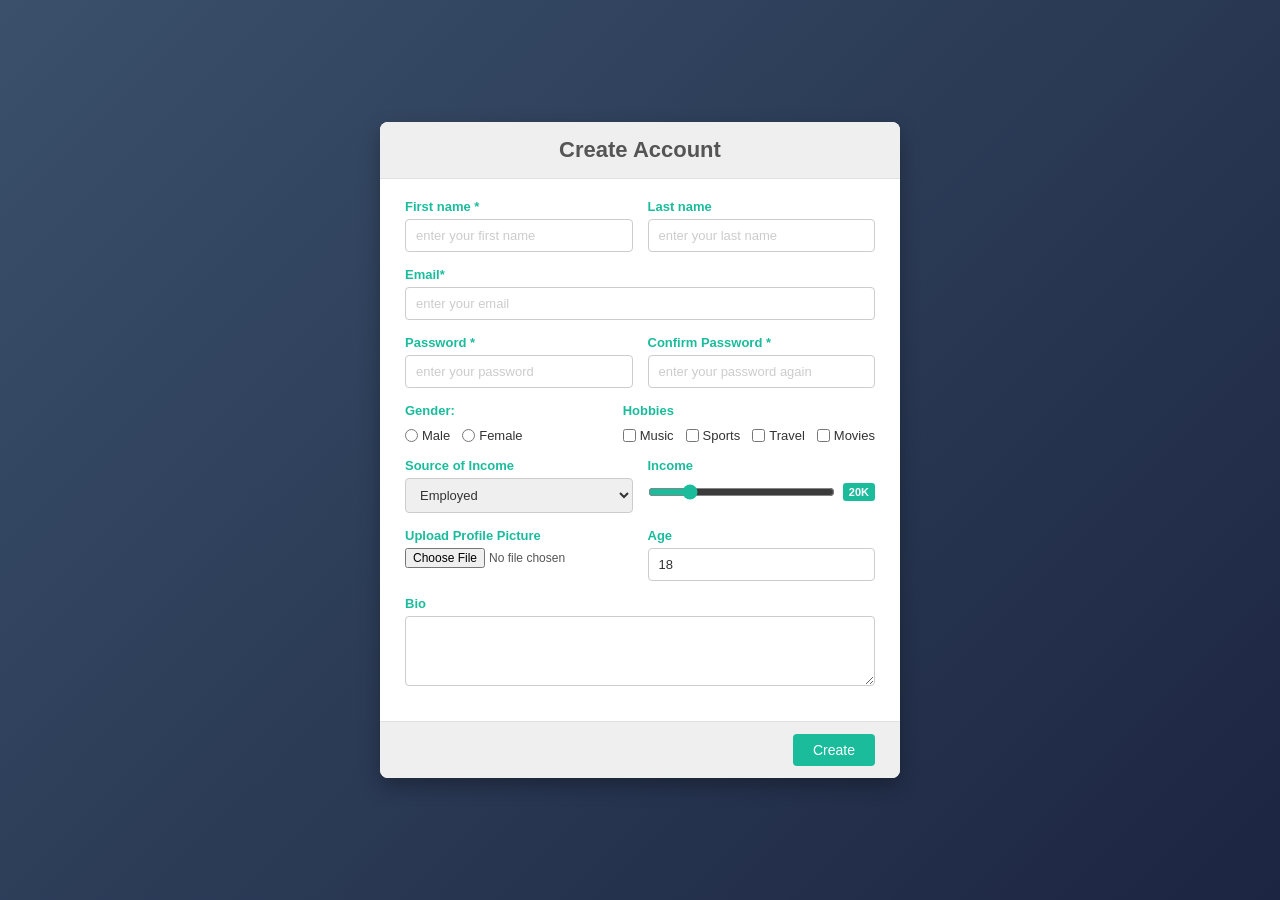
<file: form/formtugas2.html>
<!DOCTYPE html>
<html lang="id">

<head>
    <meta charset="UTF-8">
    <meta name="viewport" content="width=device-width, initial-scale=1.0">
    <title>Create Account</title>
    <style>
        * {
            box-sizing: border-box;
            margin: 0;
            padding: 0;
            font-family: Arial, sans-serif;
        }

        body {
            background: linear-gradient(135deg, #3a506b, #1c2541);
            min-height: 100vh;
            display: flex;
            justify-content: center;
            align-items: center;
            padding: 20px;
        }

        .card {
            background-color: #ffffff;
            width: 100%;
            max-width: 520px;
            border-radius: 8px;
            box-shadow: 0 8px 20px rgba(0, 0, 0, 0.3);
            overflow: hidden;
        }

        .card-header {
            background-color: #efefef;
            padding: 15px;
            text-align: center;
            border-bottom: 1px solid #e0e0e0;
        }

        .card-header h2 {
            color: #555555;
            font-size: 22px;
            font-weight: bold;
        }
        .card-body {
            padding: 20px 25px;
        }

        .row {
            display: flex;
            gap: 15px;
            margin-bottom: 15px;
        }

        .col {
            flex: 1;
            display: flex;
            flex-direction: column;
        }

        label {
            font-size: 13px;
            font-weight: bold;
            color: #1abc9c;
            margin-bottom: 5px;
        }

        input[type="text"],
        input[type="email"],
        input[type="password"],
        input[type="number"],
        select,
        textarea {
            padding: 8px 10px;
            border: 1px solid #ccc;
            border-radius: 4px;
            font-size: 13px;
            outline: none;
            width: 100%;
            color: #333;
        }

        input::placeholder {
            color: #ccc;
        }

        textarea {
            resize: vertical;
            height: 70px;
        }

        .inline-options {
            display: flex;
            align-items: center;
            gap: 12px;
            margin-top: 5px;
            font-size: 13px;
        }

        .inline-options label {
            font-weight: normal;
            color: #333;
            margin-bottom: 0;
            display: flex;
            align-items: center;
            gap: 4px;
            cursor: pointer;
        }

        .income-container {
            display: flex;
            align-items: center;
            gap: 8px;
            margin-top: 5px;
        }

        .income-container input[type="range"] {
            flex: 1;
            accent-color: #1abc9c;
        }

        .badge-income {
            background-color: #1abc9c;
            color: white;
            font-size: 11px;
            padding: 3px 6px;
            border-radius: 3px;
            font-weight: bold;
        }

        input[type="file"] {
            font-size: 12px;
            color: #555;
        }

        .card-footer {
            background-color: #efefef;
            padding: 12px 25px;
            text-align: right;
            border-top: 1px solid #e0e0e0;
        }

        .btn-create {
            background-color: #1abc9c;
            color: white;
            border: none;
            padding: 8px 20px;
            font-size: 14px;
            border-radius: 4px;
            cursor: pointer;
            transition: background-color 0.2s;
        }

        .btn-create:hover {
            background-color: #16a085;
        }
    </style>
</head>

<body>

    <div class="card">
        <div class="card-header">
            <h2>Create Account</h2>
        </div>

        <form>
            <div class="card-body">
                <div class="row">
                    <div class="col">
                        <label>First name *</label>
                        <input type="text" placeholder="enter your first name">
                    </div>
                    <div class="col">
                        <label>Last name</label>
                        <input type="text" placeholder="enter your last name">
                    </div>
                </div>
                <div class="row">
                    <div class="col">
                        <label>Email*</label>
                        <input type="email" placeholder="enter your email">
                    </div>
                </div>
                <div class="row">
                    <div class="col">
                        <label>Password *</label>
                        <input type="password" placeholder="enter your password">
                    </div>
                    <div class="col">
                        <label>Confirm Password *</label>
                        <input type="password" placeholder="enter your password again">
                    </div>
                </div>
                <div class="row">
                    <div class="col">
                        <label>Gender:</label>
                        <div class="inline-options">
                            <label><input type="radio" name="gender" value="male"> Male</label>
                            <label><input type="radio" name="gender" value="female"> Female</label>
                        </div>
                    </div>
                    <div class="col">
                        <label>Hobbies</label>
                        <div class="inline-options">
                            <label><input type="checkbox"> Music</label>
                            <label><input type="checkbox"> Sports</label>
                            <label><input type="checkbox"> Travel</label>
                            <label><input type="checkbox"> Movies</label>
                        </div>
                    </div>
                </div>
                <div class="row">
                    <div class="col">
                        <label>Source of Income</label>
                        <select>
                            <option value="employed">Employed</option>
                            <option value="unemployed">Unemployed</option>
                            <option value="student">Student</option>
                        </select>
                    </div>
                    <div class="col">
                        <label>Income</label>
                        <div class="income-container">
                            <input type="range" min="0" max="100" value="20">
                            <span class="badge-income">20K</span>
                        </div>
                    </div>
                </div>
                <div class="row">
                    <div class="col">
                        <label>Upload Profile Picture</label>
                        <input type="file">
                    </div>
                    <div class="col">
                        <label>Age</label>
                        <input type="number" value="18">
                    </div>
                </div>
                <div class="row">
                    <div class="col">
                        <label>Bio</label>
                        <textarea></textarea>
                    </div>
                </div>
            </div>
            <div class="card-footer">
                <button type="submit" class="btn-create">Create</button>
            </div>
        </form>
    </div>

</body>

</html>
</file>
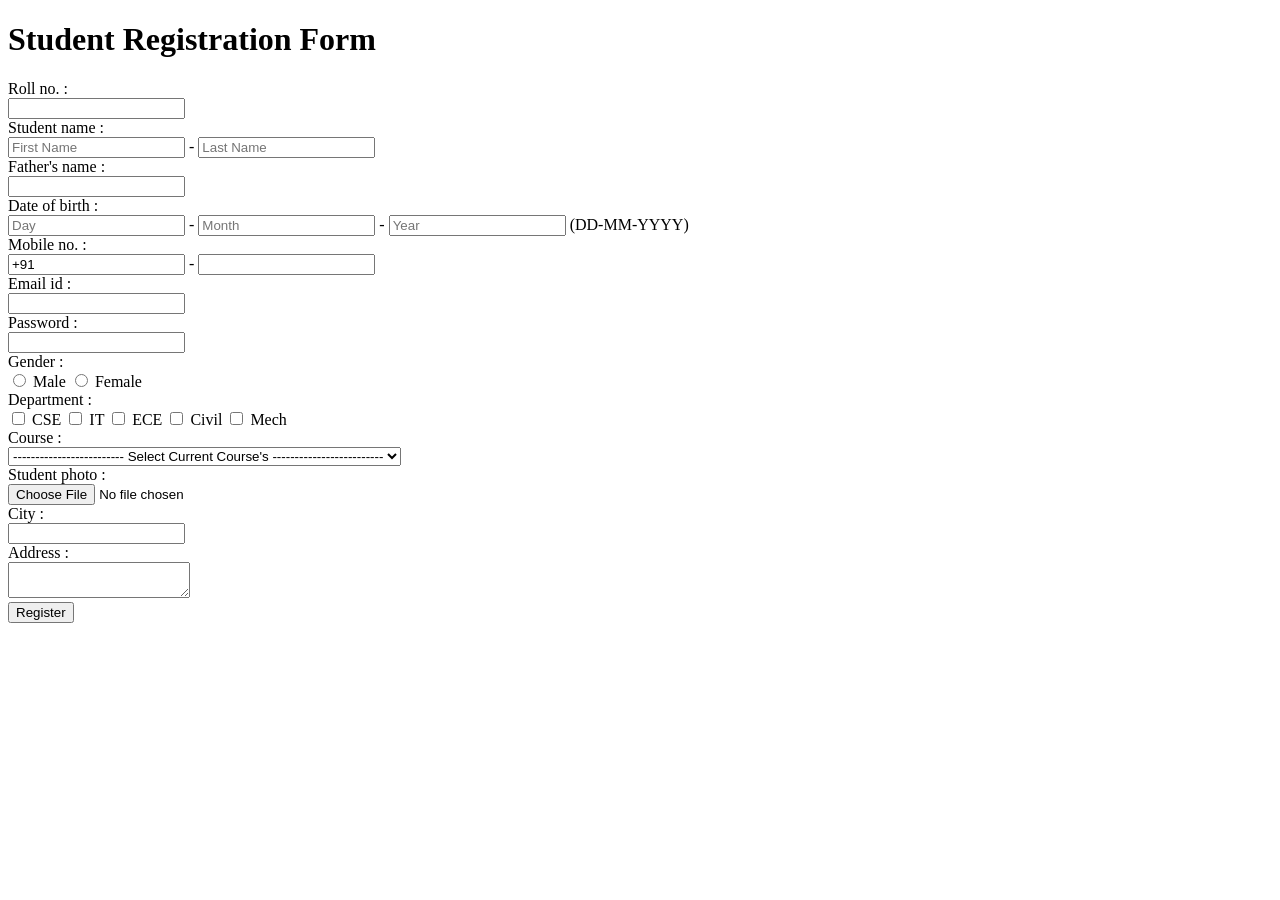
<file: form/formtugassatu.html>
<!DOCTYPE html>
<html lang="en">

<head>
    <meta charset="UTF-8">
    <meta name="viewport" content="width=device-width, initial-scale=1.0">
    <title>Document</title>
    <style>
        
    </style>
</head>

<body>
    <div class="container">
        <h1>Student Registration Form</h1>

        <form>
            <div class="form">
                <label>Roll no. :</label>
                <div class="input-container">
                    <input type="text">
                </div>
            </div>
            <div class="form">
                <label>Student name :</label>
                <div class="input-container">
                    <input type="text" class="name-input" placeholder="First Name">
                    <span>-</span>
                    <input type="text" class="name-input" placeholder="Last Name">
                </div>
            </div>
            <div class="form">
                <label>Father's name :</label>
                <div class="input-container">
                    <input type="text">
                </div>
            </div>
            <div class="form">
                <label>Date of birth :</label>
                <div class="input-container">
                    <input type="text" class="dob-input" placeholder="Day">
                    <span>-</span>
                    <input type="text" class="dob-input" placeholder="Month">
                    <span>-</span>
                    <input type="text" class="dob-year" placeholder="Year">
                    <span class="dob-format">(DD-MM-YYYY)</span>
                </div>
            </div>
            <div class="form">
                <label>Mobile no. :</label>
                <div class="input-container">
                    <input type="text" value="+91" class="country-code">
                    <span>-</span>
                    <input type="text">
                </div>
            </div>
            <div class="form">
                <label>Email id :</label>
                <div class="input-container">
                    <input type="email">
                </div>
            </div>
            <div class="form">
                <label>Password :</label>
                <div class="input-container">
                    <input type="password">
                </div>
            </div>
            <div class="form">
                <label>Gender :</label>
                <div class="radio-group">
                    <label class="radio-item"><input type="radio" name="gender" value="male"> Male</label>
                    <label class="radio-item"><input type="radio" name="gender" value="female"> Female</label>
                </div>
            </div>
            <div class="form">
                <label>Department :</label>
                <div class="checkbox">
                    <label class="checkbox-item"><input type="checkbox" name="dept" value="cse"> CSE</label>
                    <label class="checkbox-item"><input type="checkbox" name="dept" value="it"> IT</label>
                    <label class="checkbox-item"><input type="checkbox" name="dept" value="ece"> ECE</label>
                    <label class="checkbox-item"><input type="checkbox" name="dept" value="civil"> Civil</label>
                    <label class="checkbox-item"><input type="checkbox" name="dept" value="mech"> Mech</label>
                </div>
            </div>
            <div class="form">
                <label>Course :</label>
                <div class="input-container">
                    <select>
                        <option value="">------------------------- Select Current Course's -------------------------
                        </option>
                        <option value="btech">B.Tech</option>
                        <option value="mtech">M.Tech</option>
                        <option value="bca">BCA</option>
                        <option value="mca">MCA</option>
                    </select>
                </div>
            </div>
            <div class="form">
                <label>Student photo :</label>
                <div class="input-container">
                    <input type="file">
                </div>
            </div>
            <div class="form">
                <label>City :</label>
                <div class="input-container">
                    <input type="text">
                </div>
            </div>
            <div class="form">
                <label>Address :</label>
                <div class="input-container">
                    <textarea></textarea>
                </div>
            </div>
            <div class="btn-container">
                <button type="submit">Register</button>
            </div>
        </form>
    </div>
</body>

</html>
</file>
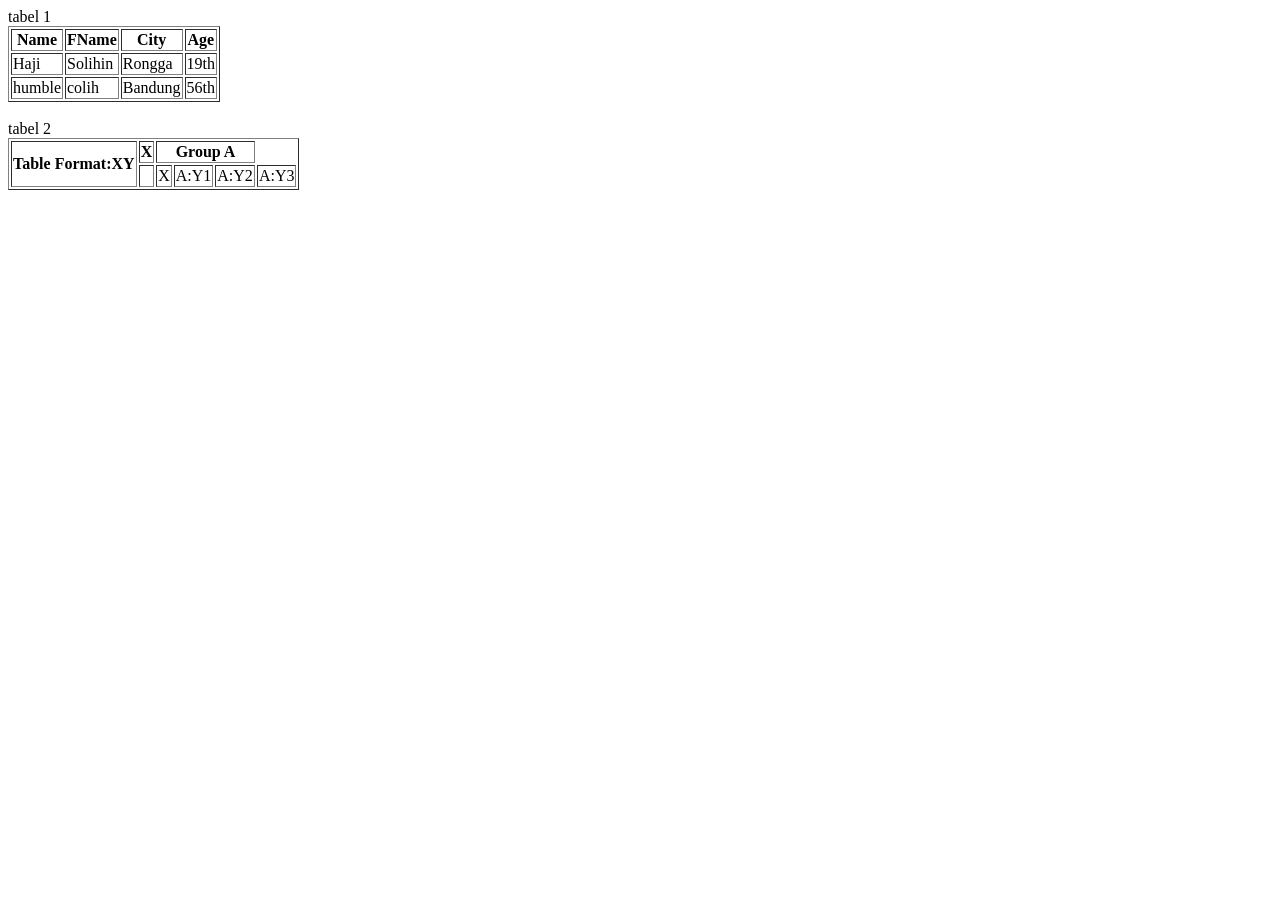
<file: tabel/tabel.html>
<!DOCTYPE html>
<html lang="id">

<head>
    <meta charset="UTF-8">
    <title>tabel</title>
</head>

<body> tabel 1 <table border="1">

        <head>
            <tr>
                <th>Name</th>
                <th>FName</th>
                <th>City</th>
                <th>Age</th>
            </tr>
        </head>
        <tbody>
            <tr>
                <td>Haji</td>
                <td>Solihin</td>
                <td>Rongga</td>
                <td>19th</td>
            </tr>
            <tr>
                <td>humble</td>
                <td>colih</td>
                <td>Bandung</td>
                <td>56th</td>
            </tr>
        </tbody>
    </table>
</body> <br>

<body> tabel 2 <table border="1">

        <head>
            <tr>
                <th rowspan="2">Table Format:XY</th>
                <th>X</th>
                <th colspan="3">Group A</th>
            </tr>
            <tr>
                <td></td>
                <td>X</td>
                <td>A:Y1</td>
                <td>A:Y2</td>
                <td>A:Y3</td>
            </tr>
        </head>
    </table>
</body>

</html>
</file>
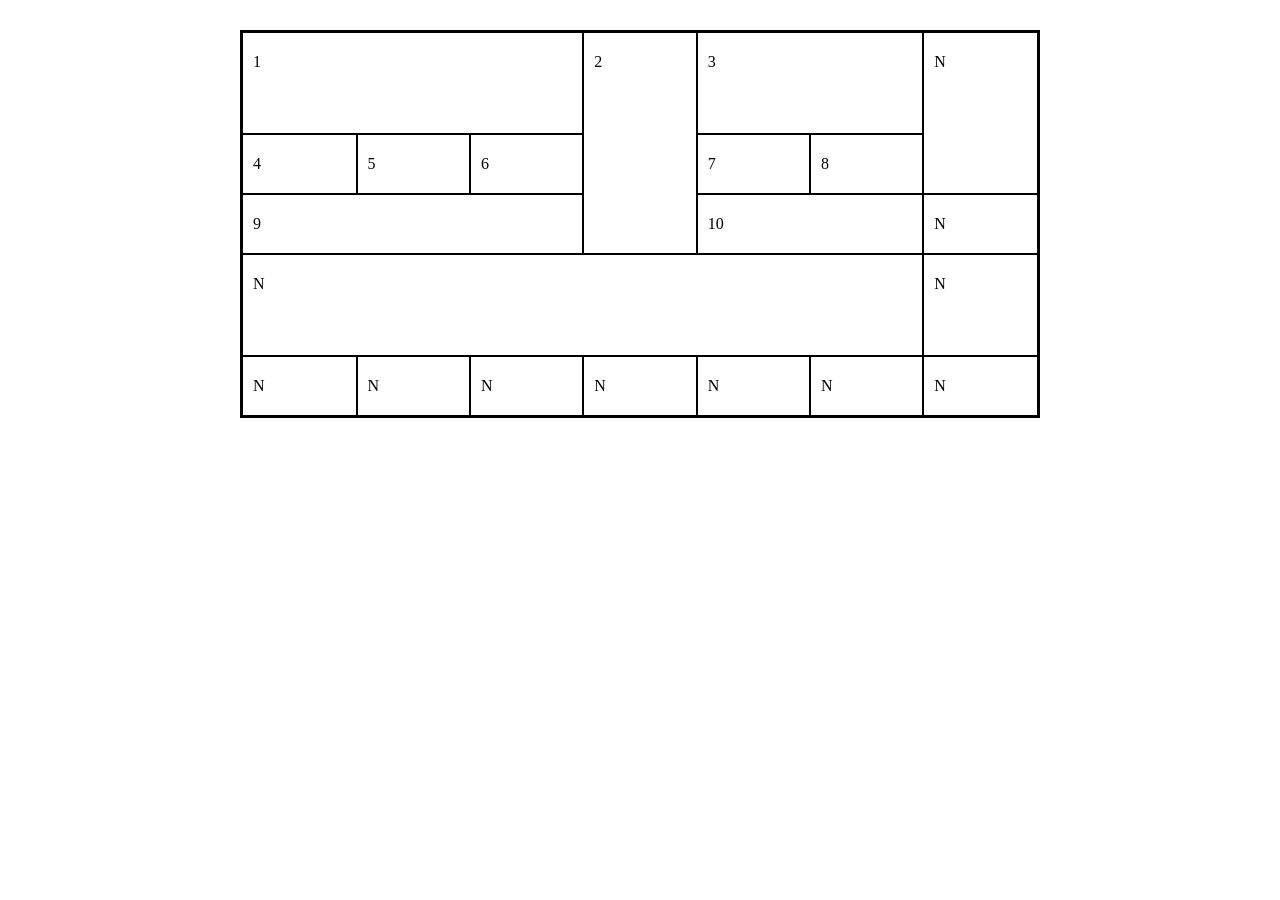
<file: tabel/tabel1.html>
<!DOCTYPE html>
<html>

<head>
    <title>Tabel Latihan</title>
    <style>
        table {
            width: 800px;
            margin: 30px auto;
            border-collapse: collapse;
            border: 3px solid black;
        }

        td {
            border: 2px solid black;
            padding: 20px 10px;
            vertical-align: top;
        }

        .tinggi {
            height: 60px;
        }
    </style>
</head>

<body>
    <table>
        <tr>
            <td colspan="3" class="tinggi">1</td>
            <td rowspan="3">2</td>
            <td colspan="2">3</td>
            <td rowspan="2">N</td>
        </tr>
        <tr>
            <td>4</td>
            <td>5</td>
            <td>6</td>
            <td>7</td>
            <td>8</td>
        </tr>
        <tr>
            <td colspan="3">9</td>
            <td colspan="2">10</td>
            <td>N</td>
        </tr>
        <tr>
            <td colspan="6" class="tinggi">N</td>
            <td>N</td>
        </tr>
        <tr>
            <td>N</td>
            <td>N</td>
            <td>N</td>
            <td>N</td>
            <td>N</td>
            <td>N</td>
            <td>N</td>
        </tr>
    </table>
</body>

</html>
</file>
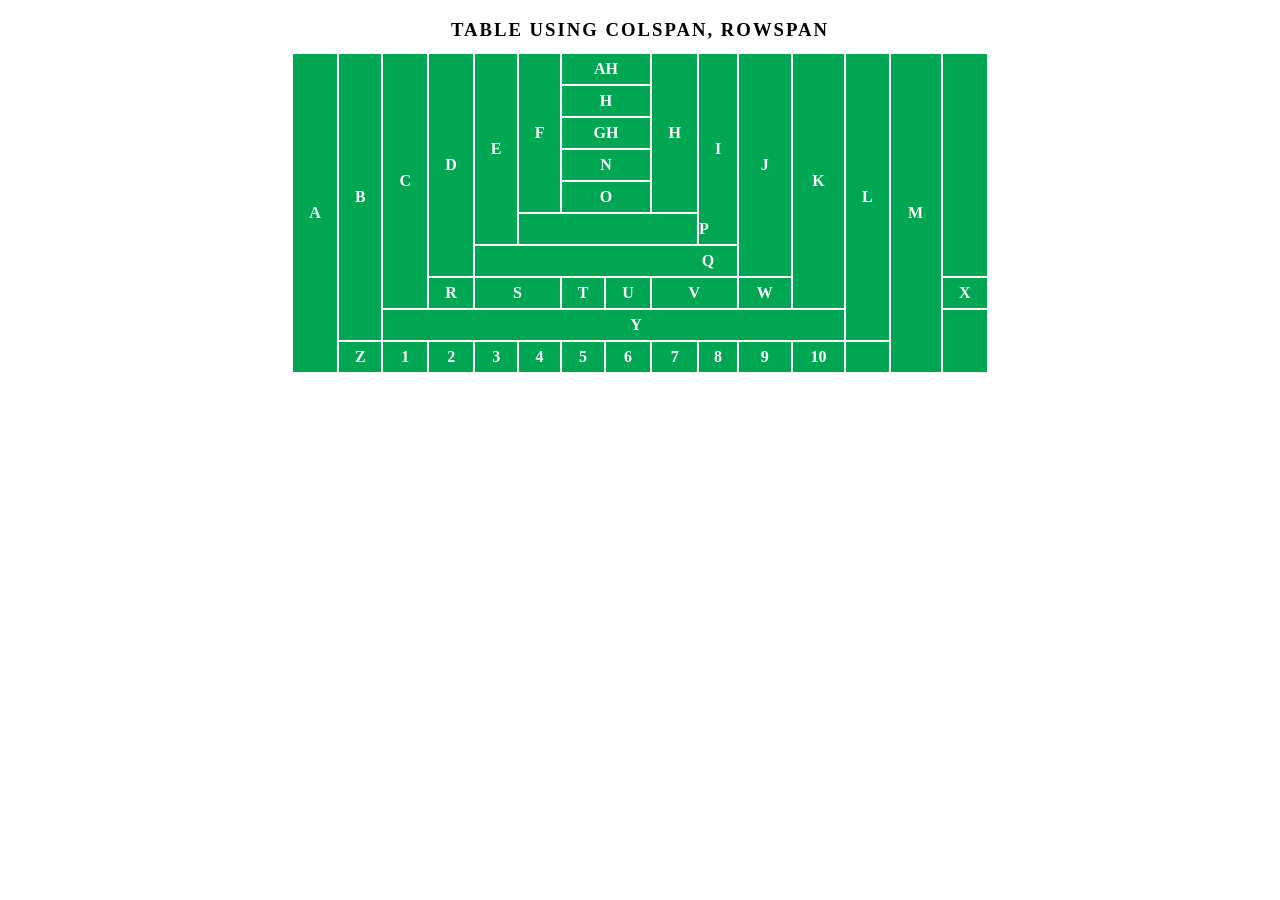
<file: tabel/tabel2.html>
<!DOCTYPE html>
<html lang="en">

<head>
    <meta charset="UTF-8">
    <title>TABLE USING COLSPAN, ROWSPAN</title>
    <style>
        body {
            font-family: serif;
        }

        h3 {
            text-align: center;
            letter-spacing: 2px;
            margin-bottom: 10px;
        }

        table {
            width: 700px;
            margin: auto;
            border-collapse: collapse;
            background-color: #00A651;
            border: 3px solid white;
        }

        td {
            border: 2px solid white;
            color: white;
            text-align: center;
            font-weight: bold;
            padding: 6px;
            font-size: 16px;
        }
    </style>
</head>

<body>
    <h3>TABLE USING COLSPAN, ROWSPAN</h3>
    <table>
        <tr>
            <td rowspan="10">A</td>
            <td rowspan="9">B</td>
            <td rowspan="8">C</td>
            <td rowspan="7">D</td>
            <td rowspan="6">E</td>
            <td rowspan="5">F</td>
            <td colspan="2">AH</td>
            <td rowspan="5">H</td>
            <td rowspan="6">I</td>
            <td rowspan="7">J</td>
            <td rowspan="8">K</td>
            <td rowspan="9">L</td>
            <td rowspan="10">M</td>
        </tr>
        <tr>
            <td colspan="2">H</td>
        </tr>
        <tr>
            <td colspan="2">GH</td>
        </tr>
        <tr>
            <td colspan="2">N</td>
        </tr>
        <tr>
            <td colspan="2">O</td>
        </tr>
        <tr>
            <td colspan="8">P</td>
        </tr>
        <tr>
            <td colspan="10">Q</td>
        </tr>
        <tr>
            <td>R</td>
            <td colspan="2">S</td>
            <td>T</td>
            <td>U</td>
            <td colspan="2">V</td>
            <td>W</td>
            <td>X</td>
        </tr>
        <tr>
            <td colspan="11">Y</td>
        </tr>
        <tr>
            <td>Z</td>
            <td>1</td>
            <td>2</td>
            <td>3</td>
            <td>4</td>
            <td>5</td>
            <td>6</td>
            <td>7</td>
            <td>8</td>
            <td>9</td>
            <td>10</td>
        </tr>
    </table>
</body>

</html>
</file>
<file: css/portofolio.css>
/* Import Font Futuristik dari Google Fonts */
@import url('https://fonts.googleapis.com/css2?family=Orbitron:wght@600;800&family=Rajdhani:wght@500;600;700&display=swap');

/* Reset & CSS Variables */
:root {
    --bg-main: #0a0e17;
    --bg-card: #121826;
    --primary: #ff0055;
    --secondary: #00f3ff;
    --text-main: #e2e8f0;
    --text-muted: #94a3b8;
    --border: #1e293b;
    --glow-primary: rgba(255, 0, 85, 0.4);
    --glow-secondary: rgba(0, 243, 255, 0.4);
}

* {
    margin: 0;
    padding: 0;
    box-sizing: border-box;
    font-family: 'Rajdhani', sans-serif;
    scroll-behavior: smooth;
}

body {
    background-color: var(--bg-main);
    color: var(--text-main);
    line-height: 1.6;
    overflow-x: hidden;
    /* Grid background effect */
    background-image: 
        radial-gradient(circle at 15% 15%, rgba(255, 0, 85, 0.08) 0%, transparent 40%),
        radial-gradient(circle at 85% 85%, rgba(0, 243, 255, 0.08) 0%, transparent 40%);
}

a {
    text-decoration: none;
    color: inherit;
}

.container {
    max-width: 1100px;
    margin: 0 auto;
    padding: 0 20px;
}

/* Navbar Style */
.navbar {
    background-color: rgba(10, 14, 23, 0.85);
    position: fixed;
    top: 0;
    width: 100%;
    z-index: 1000;
    border-bottom: 1px solid rgba(0, 243, 255, 0.2);
    backdrop-filter: blur(12px);
}

.nav-container {
    display: flex;
    justify-content: space-between;
    align-items: center;
    max-width: 1100px;
    margin: 0 auto;
    padding: 15px 20px;
}

.brand {
    display: flex;
    align-items: center;
    gap: 12px;
}

.brand img {
    width: 45px;
    height: 45px;
    border-radius: 50%;
    border: 2px solid var(--primary);
    box-shadow: 0 0 10px var(--glow-primary);
    object-fit: cover;
}

.logo {
    font-family: 'Orbitron', sans-serif;
    font-size: 1.2rem;
    font-weight: 800;
    color: var(--secondary);
    letter-spacing: 2px;
    text-shadow: 0 0 8px var(--glow-secondary);
}

.nav-links {
    display: flex;
    gap: 25px;
}

.nav-links a {
    color: var(--text-muted);
    font-size: 1rem;
    font-weight: 600;
    letter-spacing: 1px;
    text-transform: uppercase;
    transition: all 0.3s ease;
}

.nav-links a:hover {
    color: var(--secondary);
    text-shadow: 0 0 8px var(--glow-secondary);
}

/* Hero / Beranda Section */
.hero {
    padding-top: 150px;
    padding-bottom: 80px;
    text-align: center;
}

.hero-content img {
    width: 140px;
    height: 140px;
    border-radius: 50%;
    border: 3px solid var(--primary);
    margin-bottom: 20px;
    object-fit: cover;
    box-shadow: 0 0 25px var(--glow-primary), inset 0 0 15px var(--glow-primary);
}

.hero h1 {
    font-family: 'Orbitron', sans-serif;
    font-size: 2.5rem;
    margin-bottom: 10px;
    letter-spacing: 1px;
}

.hero h1 span {
    color: var(--primary);
    text-shadow: 0 0 12px var(--glow-primary);
}

.subtitle {
    font-size: 1.3rem;
    color: var(--secondary);
    font-weight: 700;
    letter-spacing: 2px;
    text-transform: uppercase;
    margin-bottom: 15px;
    text-shadow: 0 0 8px var(--glow-secondary);
}

.hero-desc {
    color: var(--text-muted);
    max-width: 600px;
    margin: 0 auto 30px auto;
    font-size: 1.1rem;
}

.btn-primary {
    display: inline-block;
    background: linear-gradient(45deg, var(--primary), #b3003b);
    color: #ffffff;
    padding: 12px 32px;
    border-radius: 4px;
    font-family: 'Orbitron', sans-serif;
    font-size: 0.9rem;
    font-weight: 600;
    letter-spacing: 1px;
    text-transform: uppercase;
    box-shadow: 0 0 15px var(--glow-primary);
    transition: all 0.3s ease;
    border: 1px solid var(--primary);
}

.btn-primary:hover {
    background: linear-gradient(45deg, #b3003b, var(--primary));
    transform: translateY(-3px);
    box-shadow: 0 0 25px var(--glow-primary);
}

/* Section Universal */
.section {
    padding: 70px 0;
    border-top: 1px solid rgba(255, 255, 255, 0.05);
}

.section h2 {
    font-family: 'Orbitron', sans-serif;
    font-size: 2rem;
    color: #ffffff;
    margin-bottom: 35px;
    text-align: center;
    letter-spacing: 2px;
    text-transform: uppercase;
    position: relative;
}

.section h2::after {
    content: '';
    display: block;
    width: 60px;
    height: 4px;
    background: linear-gradient(90deg, var(--primary), var(--secondary));
    margin: 10px auto 0 auto;
    border-radius: 2px;
    box-shadow: 0 0 10px var(--glow-secondary);
}

/* Card Component */
.card {
    background-color: var(--bg-card);
    padding: 30px;
    border-radius: 10px;
    border: 1px solid var(--border);
    position: relative;
    overflow: hidden;
}

.card::before {
    content: '';
    position: absolute;
    top: 0;
    left: 0;
    width: 4px;
    height: 100%;
    background: var(--secondary);
    box-shadow: 0 0 10px var(--glow-secondary);
}

.card h3 {
    font-family: 'Orbitron', sans-serif;
    color: var(--secondary);
    margin-bottom: 12px;
    font-size: 1.3rem;
}

.card p {
    font-size: 1.1rem;
    color: var(--text-main);
}

/* Timeline / Pendidikan */
.timeline-item {
    background-color: var(--bg-card);
    padding: 25px;
    border-radius: 10px;
    margin-bottom: 20px;
    border: 1px solid var(--border);
    border-left: 4px solid var(--primary);
    display: flex;
    justify-content: space-between;
    align-items: center;
    gap: 20px;
    transition: transform 0.3s ease;
}

.timeline-item:hover {
    transform: translateX(5px);
    box-shadow: 0 0 15px rgba(255, 0, 85, 0.15);
}

.timeline-item h3 {
    font-family: 'Orbitron', sans-serif;
    color: #ffffff;
    font-size: 1.2rem;
    margin-bottom: 5px;
}

.timeline-item p {
    color: var(--text-muted);
    font-size: 1rem;
}

.timeline-item img {
    width: 80px;
    height: 80px;
    object-fit: contain;
    background: var(--bg-main);
    padding: 8px;
    border-radius: 8px;
    border: 1px solid var(--border);
}

/* Portfolio Grid Section */
.portfolio-grid {
    display: grid;
    grid-template-columns: repeat(auto-fit, minmax(280px, 1fr));
    gap: 25px;
}

.portfolio-card {
    background-color: var(--bg-card);
    border-radius: 12px;
    overflow: hidden;
    border: 1px solid var(--border);
    transition: all 0.3s ease;
}

.portfolio-card:hover {
    transform: translateY(-7px);
    border-color: var(--secondary);
    box-shadow: 0 0 20px var(--glow-secondary);
}

.portfolio-img {
    width: 100%;
    height: 180px;
    background: radial-gradient(circle, rgba(0, 243, 255, 0.1) 0%, var(--bg-main) 100%);
    display: flex;
    align-items: center;
    justify-content: center;
    color: var(--secondary);
    font-size: 3rem;
    border-bottom: 1px solid var(--border);
}

.portfolio-info {
    padding: 22px;
}

.portfolio-info h3 {
    font-family: 'Orbitron', sans-serif;
    color: #ffffff;
    font-size: 1.1rem;
    margin-bottom: 8px;
}

.portfolio-info p {
    color: var(--text-muted);
    font-size: 0.95rem;
    margin-bottom: 18px;
}

.tag {
    display: inline-block;
    background-color: rgba(255, 0, 85, 0.15);
    color: var(--primary);
    padding: 4px 12px;
    border-radius: 4px;
    font-size: 0.8rem;
    font-weight: 700;
    letter-spacing: 1px;
    border: 1px solid rgba(255, 0, 85, 0.3);
    margin-bottom: 10px;
}

/* Kontak */
.contact-section p {
    text-align: center;
    color: var(--text-muted);
    margin-bottom: 35px;
    font-size: 1.1rem;
}

.contact-info {
    display: grid;
    grid-template-columns: repeat(auto-fit, minmax(250px, 1fr));
    gap: 20px;
}

.link-card {
    background-color: var(--bg-card);
    padding: 20px;
    border-radius: 8px;
    display: flex;
    align-items: center;
    gap: 15px;
    border: 1px solid var(--border);
    transition: all 0.3s ease;
}

.link-card:hover {
    background-color: rgba(0, 243, 255, 0.05);
    border-color: var(--secondary);
    box-shadow: 0 0 15px var(--glow-secondary);
    transform: translateY(-3px);
}

.link-card i {
    font-size: 1.8rem;
    color: var(--primary);
}

.link-card span {
    word-break: break-all;
    font-size: 0.95rem;
    font-weight: 600;
}

/* Footer */
footer {
    text-align: center;
    padding: 30px 0;
    background-color: #06090e;
    color: var(--text-muted);
    font-size: 0.9rem;
    border-top: 1px solid var(--border);
    letter-spacing: 1px;
}

/* Responsive Mobile Layout */
@media (max-width: 768px) {
    .nav-container {
        flex-direction: column;
        gap: 15px;
    }

    .nav-links {
        gap: 15px;
        flex-wrap: wrap;
        justify-content: center;
    }

    .timeline-item {
        flex-direction: column;
        text-align: center;
    }
}
</file>
<file: css/style.css>
.kotakHitam{
    width: 300px;
    height: 300px;
    background-color: white;
    display: flex;
    justify-content: space-between; 
    flex-wrap: wrap;
    align-items: align;
   border-style: solid;
    border-width: 1px;
    border-color: black;
    flex-direction: row;
}

 .kotakMerah {
    width: 30px;
    height: 50px;
    background-color: rgb(85, 114, 85);
    border-style: solid;
    border-width: 1px;
    border-color: black;
 }

 .kotakBiru {
    width: 160px;
    height: 50px;
    flex-direction: row;
    background-color: rgb(81, 112, 81);
 }

 .kotakan {
    width: 30px;
    height: 50px;
    flex-direction: row;
    background-color: rgb(76, 104, 76);
 }

 .kotakhijau {
    width: 160px;
    height: 50px;
    background-color: rgb(226, 12, 12);
    border-style: solid;
    border-width: 1px;
   border-color: black;
 } 

.kotakkuning {
    width: 30px;
    height: 50px;
    background-color: rgb(224, 9, 9);
    border-style: solid;
    border-width: 1px;
   border-color: black;
 } 

 .kotakabu {
    width: 50px;
    height: 50px;
    background-color: rgb(212, 17, 27);
    border-style: solid;
    border-width: 1px;
   border-color: black;
 }

 .kotakhijau1 {
    width: 60px;
    height: 50px;
    background-color: rgb(69, 12, 226);
    border-style: solid;
    border-width: 2px;
   border-color: black;
 } 

.kotakkuning1 {
    width: 50px;
    height: 50px;
    background-color: rgb(41, 9, 224);
    border-style: solid;
    border-width: 2px;
   border-color: black;
 } 

 .kotakabu1 {
    width: 160px;
    height: 50px;
    background-color: rgb(72, 12, 236);
    border-style: solid;
    border-width: 2px;
   border-color: black;
 }

.kotakhijau2 {
    width: 60px;
    height: 50px;
    background-color: rgb(245, 241, 10);
    border-style: solid;
    border-width: 2px;
   border-color: black;
 } 

.kotakkuning2 {
    width: 30px;
    height: 50px;
    background-color: rgb(229, 255, 0);
    border-style: solid;
    border-width: 2px;
   border-color: black;
 } 

 .kotakabu2 {
    width: 50px;
    height: 50px;
    background-color: rgb(245, 210, 10);
    border-style: solid;
    border-width: 2px;
   border-color: black;
 }

 .kotakjingga {
    width: 30px;
    height: 50px;
    background-color: rgb(245, 210, 10);
    border-style: solid;
    border-width: 2px;
   border-color: black;
 }

 .kotakjingga1 {
    width: 50px;
    height: 50px;
    background-color: rgb(245, 210, 10);
    border-style: solid;
    border-width: 2px;
   border-color: black;
 }

  /* Reset Basic & Font */
/* * {
    margin: 0;
    padding: 0;
    box-sizing: border-box;
    font-family: 'Segoe UI', Tahoma, Geneva, Verdana, sans-serif;
}

body {
    background-color: #f4f7f6;
    color: #333;
    line-height: 1.6;
}

/* Header */
/* header {
    background-color: #ff7fa5;
    color: white;
    text-align: center;
    padding: 2rem 1rem;
}

header h3 {
    font-size: 2.2rem;
    letter-spacing: 1px;
} */

/* Navigation Bar */
/* nav {
    background-color: #333;
    position: sticky;
    top: 0;
    z-index: 100;
} */

/* nav ul {
    list-style: none;
    display: flex;
    justify-content: center;
    flex-wrap: wrap;
}

nav ul li a {
    display: block;
    color: white;
    padding: 1rem 1.5rem;
    text-decoration: none;
    font-weight: 600;
    transition: background-color 0.3s ease;
} */

/* nav ul li a:hover {
    background-color: #ff7fa5;
} */

/* Container Utama */
/* main {
    max-width: 900px;
    margin: 2rem auto;
    padding: 0 1rem;
} */

/* Layout Section / Kartu */
/* section {
    background: white;
    margin-bottom: 1.5rem;
    padding: 2rem;
    border-radius: 8px;
    box-shadow: 0 4px 6px rgba(0, 0, 0, 0.05);
    transition: transform 0.2s ease;
} */

/* section:hover {
    transform: translateY(-3px);
} */

/* Judul Section */
/* section h1, section h2, section h3, section h4 {
    color: #ff7fa5;
    margin-bottom: 0.75rem;
    border-bottom: 2px solid #ffe3ec;
    padding-bottom: 0.5rem;
} */

/* Styling Khusus Artikel */
/* article {
    font-size: 1.05rem;
    color: #555;
} */

/* Format Kontak */
/* #kontak article {
    background-color: #fff0f5;
    padding: 1rem;
    border-left: 4px solid #ff7fa5;
    border-radius: 4px;
    white-space: pre-line; Mempertahankan baris baru pada teks kontak */
/* /* 

/* --- Pengaturan Dasar & Reset --- */
/* --- Pengaturan Umum --- */
body {
    font-family: Arial, sans-serif;
    line-height: 1.6;
    color: #333;
    margin: 0;
    padding: 0;
    background-color: #fff;
}

/* --- Header & Navigasi --- */
header {
    background-color: #333;
    color: #fff;
    padding: 15px 20px;
    display: flex;
    justify-content: space-between;
    align-items: center;
}

header h3 {
    margin: 0;
    color: #fea8cd;
}

nav ul {
    list-style: none;
    margin: 0;
    padding: 0;
    display: flex;
    gap: 15px;
}

nav ul li a {
    color: #fff;
    text-decoration: none;
}

nav ul li a:hover {
    text-decoration: underline;
}

/* --- Main & Section --- */
main {
    padding: 20px;
}

section {
    margin-bottom: 40px;
}

section h3 {
    border-bottom: 2px solid #fea8cd;
    padding-bottom: 5px;
    margin-bottom: 15px;
}

/* --- Media --- */
img {
    max-width: 100%;
    height: auto;
}

video {
    max-width: 100%;
}

/* --- Footer --- */
footer {
    text-align: center;
    padding: 15px;
    background-color: #333;
    color: #fff;
}
</file>
<file: css/mugisksp.css>
/* Import Google Font */
@import url('https://fonts.googleapis.com/css2?family=Poppins:wght@300;400;500;600;700&display=swap');

:root {
    --bg-color: #12141c;          /* Abu-abu gelap mewah (bukan hitam) */
    --card-bg: #1a1d26;           /* Warna kartu sedikit lebih terang dari background */
    --primary-color: #d4af37;     /* Warna Emas (Gold) yang elegan */
    --primary-hover: #e6c555;     /* Warna Emas terang untuk hover */
    --text-color: #f3f4f6;        /* Putih mutiara yang lembut di mata */
    --text-muted: #9ca3af;        /* Abu-abu terang untuk teks sekunder */
    --border-color: rgba(212, 175, 55, 0.2); /* Garis tipis sentuhan emas */
    --shadow-color: rgba(0, 0, 0, 0.4);
}

* {
    margin: 0;
    padding: 0;
    box-sizing: border-box;
    scroll-behavior: smooth;
}

body {
    font-family: 'Poppins', sans-serif;
    background-color: var(--bg-color);
    color: var(--text-color);
    line-height: 1.6;
}

/* NAVBAR */
.navbar {
    position: fixed;
    top: 0;
    left: 0;
    width: 100%;
    background: rgba(18, 20, 28, 0.85);
    backdrop-filter: blur(12px);
    z-index: 1000;
    border-bottom: 1px solid var(--border-color);
    padding: 15px 0;
}

.nav-container {
    max-width: 1100px;
    margin: 0 auto;
    display: flex;
    justify-content: space-between;
    align-items: center;
    padding: 0 20px;
}

.logo-wrapper {
    display: flex;
    align-items: center;
    gap: 12px;
}

.nav-avatar {
    width: 45px;
    height: 45px;
    border-radius: 50%;
    object-fit: cover;
    border: 2px solid var(--primary-color);
}

.logo {
    font-weight: 700;
    font-size: 1.2rem;
    color: var(--text-color);
    text-decoration: none;
    letter-spacing: 1px;
}

.nav-links {
    display: flex;
    gap: 20px;
}

.nav-links a {
    color: var(--text-muted);
    text-decoration: none;
    font-size: 0.95rem;
    font-weight: 500;
    transition: color 0.3s ease;
}

.nav-links a:hover {
    color: var(--primary-color);
}

/* CONTAINER UTAMA */
.container {
    max-width: 1000px;
    margin: 0 auto;
    padding: 120px 20px 40px 20px;
}

/* SECTION STYLING */
.section {
    margin-bottom: 80px;
}

.section h2 {
    font-size: 2rem;
    margin-bottom: 30px;
    position: relative;
    display: inline-block;
    color: var(--text-color);
}

.section h2::after {
    content: '';
    position: absolute;
    left: 0;
    bottom: -8px;
    width: 50%;
    height: 3px;
    background: var(--primary-color);
    border-radius: 2px;
}

/* HERO SECTION */
.hero {
    min-height: 80vh;
    display: flex;
    align-items: center;
    justify-content: center;
    text-align: center;
    margin-bottom: 40px;
}

.hero-img-container {
    margin-bottom: 20px;
}

.hero-avatar {
    width: 160px;
    height: 160px;
    border-radius: 50%;
    object-fit: cover;
    border: 3px solid var(--primary-color);
    box-shadow: 0 10px 30px rgba(212, 175, 55, 0.2);
}

.hero h1 {
    font-size: 2.5rem;
    margin-bottom: 10px;
}

.hero h1 span {
    color: var(--primary-color);
}

.subtitle {
    font-size: 1.2rem;
    color: var(--text-muted);
    margin-bottom: 10px;
    font-weight: 500;
}

.hero-desc {
    font-size: 1rem;
    color: var(--text-muted);
    margin-bottom: 25px;
}

.btn-primary {
    display: inline-block;
    background: var(--primary-color);
    color: #12141c;
    padding: 12px 30px;
    border-radius: 30px;
    font-weight: 600;
    text-decoration: none;
    transition: transform 0.3s ease, background 0.3s ease, box-shadow 0.3s ease;
    box-shadow: 0 4px 15px rgba(212, 175, 55, 0.2);
}

.btn-primary:hover {
    transform: translateY(-3px);
    background: var(--primary-hover);
    box-shadow: 0 6px 20px rgba(212, 175, 55, 0.4);
}

/* CARD TENTANG SAYA */
.card {
    background: var(--card-bg);
    border: 1px solid var(--border-color);
    padding: 30px;
    border-radius: 16px;
    box-shadow: 0 10px 30px var(--shadow-color);
}

.card h3 {
    color: var(--primary-color);
    margin-bottom: 15px;
}

/* PORTFOLIO GRID */
.Galeri-desc {
    color: var(--text-muted);
    margin-bottom: 25px;
}

.Galeri-grid {
    display: grid;
    grid-template-columns: repeat(auto-fit, minmax(280px, 1fr));
    gap: 20px;
}

.Galeri-card {
    background: var(--card-bg);
    border: 1px solid var(--border-color);
    border-radius: 16px;
    padding: 25px;
    box-shadow: 0 4px 20px var(--shadow-color);
    transition: transform 0.3s ease, border-color 0.3s ease;
    display: flex;
    flex-direction: column;
    justify-content: space-between;
}

.Galeri-card:hover {
    transform: translateY(-5px);
    border-color: var(--primary-color);
}

.Galeri-icon {
    font-size: 2rem;
    color: var(--primary-color);
    margin-bottom: 15px;
}

.Galeri-content h3 {
    margin-bottom: 10px;
}

.Galeri-content p {
    color: var(--text-muted);
    font-size: 0.9rem;
    margin-bottom: 15px;
}

.Galeri-tags {
    display: flex;
    gap: 8px;
    margin-bottom: 20px;
    flex-wrap: wrap;
}

.Galeri-tags span {
    background: rgba(212, 175, 55, 0.1);
    color: var(--primary-color);
    font-size: 0.75rem;
    padding: 4px 10px;
    border-radius: 20px;
    font-weight: 500;
}

.Galeri-btn {
    color: var(--primary-color);
    text-decoration: none;
    font-weight: 600;
    font-size: 0.9rem;
    display: inline-flex;
    align-items: center;
    gap: 5px;
}

.portfolio-btn:hover {
    text-decoration: underline;
}

/* TIMELINE PENDIDIKAN */
.timeline-container {
    display: flex;
    flex-direction: column;
    gap: 20px;
}

.timeline-item {
    background: var(--card-bg);
    border: 1px solid var(--border-color);
    padding: 20px;
    border-radius: 16px;
    box-shadow: 0 4px 20px var(--shadow-color);
    display: flex;
    justify-content: space-between;
    align-items: center;
    gap: 20px;
}

.timeline-item h3 {
    color: var(--primary-color);
    margin-bottom: 5px;
}

.timeline-item p {
    color: var(--text-muted);
    font-size: 0.9rem;
}

.timeline-item img {
    width: 70px;
    height: 70px;
    object-fit: cover;
    border-radius: 12px;
    border: 1px solid var(--border-color);
}

/* HOBBY & CITA-CITA GRID */
.hobby-grid {
    display: grid;
    grid-template-columns: repeat(auto-fit, minmax(280px, 1fr));
    gap: 20px;
}

.hobby-card {
    background: var(--card-bg);
    border: 1px solid var(--border-color);
    padding: 25px;
    border-radius: 16px;
    box-shadow: 0 4px 20px var(--shadow-color);
    text-align: center;
    transition: transform 0.3s ease;
}

.hobby-card:hover {
    transform: translateY(-5px);
}

.hobby-icon {
    font-size: 2.2rem;
    color: var(--primary-color);
    margin-bottom: 15px;
}

.hobby-card h3 {
    margin-bottom: 10px;
}

.hobby-card p {
    color: var(--text-muted);
    font-size: 0.9rem;
}

/* KONTAK */
.contact-section p {
    color: var(--text-muted);
    margin-bottom: 25px;
}

.contact-info {
    display: flex;
    flex-direction: column;
    gap: 15px;
}

.link-card {
    background: var(--card-bg);
    border: 1px solid var(--border-color);
    box-shadow: 0 4px 20px var(--shadow-color);
    padding: 15px 20px;
    border-radius: 12px;
    display: flex;
    align-items: center;
    gap: 15px;
    color: var(--text-color);
    text-decoration: none;
    transition: all 0.3s ease;
}

.link-card i {
    font-size: 1.5rem;
    color: var(--primary-color);
}

.link-card:hover {
    border-color: var(--primary-color);
    background: rgba(212, 175, 55, 0.05);
}

/* FOOTER */
footer {
    text-align: center;
    padding: 30px 0;
    border-top: 1px solid var(--border-color);
    color: var(--text-muted);
    font-size: 0.9rem;
    margin-top: 50px;
    background: var(--bg-color);
}

/* RESPONSIVE DESIGN UNTUK HP */
@media (max-width: 768px) {
    .nav-links {
        display: none;
    }
    
    .hero h1 {
        font-size: 2rem;
    }

    .timeline-item {
        flex-direction: column;
        align-items: flex-start;
    }
}
</file>
<file: css/ulangan.css>
* {
  margin: 0;
  padding: 0;
  box-sizing: border-box;
}

body.body {
  font-family: "Segoe UI", Tahoma, Geneva, Verdana, sans-serif;
  background: #f4f6f90e;
  color: #333;
}

.container {
  max-width: 1100px;
  margin: 0 auto;
  padding: 0 20px;
}

/* --- Navbar (Ditengahkan & Teks Jelas/Besar) --- */
.navbar {
  background: white;
  padding: 25px 0;
  box-shadow: 0 2px 8px rgba(0, 0, 0, 0.05);
}

.nav-content {
  display: flex;
  flex-direction: column;
  align-items: center;
  gap: 15px;
  text-align: center;
}

.navbar h1 {
  font-size: 30px;
  font-weight: bold;
  color: #9c8c8c;
  letter-spacing: 1px;
}

.navbar nav {
  display: flex;
  gap: 25px;
}

.navbar nav a {
  text-decoration: none;
  color: #444;
  font-size: 16px;
  font-weight: 500;
}

.navbar nav a:hover {
  color: #090a0a;
}

/* --- Hero Section --- */
.hero {
  margin: 40px 0;
}

.hero-header {
  text-align: center;
  margin-bottom: 35px;
}

.hero-header h3 {
  font-size: 26px;
  color: #222;
  margin-bottom: 10px;
  font-weight: bold;
}

.hero-header p {
  color: #131111;
  font-size: 16px;
}

/* --- Articles Wrapper (Sejajar) --- */
.articles-wrapper {
  display: flex;
  gap: 25px;
  justify-content: center;
  flex-wrap: wrap;
}

/* --- Kartu (Simpel & Border Radius, Tidak Bergerak) --- */
.articles-wrapper article {
  background: #e7e3e3;
  border-radius: 16px;
  overflow: hidden;
  box-shadow: 0 4px 12px #e7e3e3;
  width: 330px;
}

.articles-wrapper article img {
  width: 100%;
  height: 210px;
  object-fit: cover;
}

/* --- Teks di dalam kartu (Proporsional & Tidak Kecil) --- */
.articles-wrapper article h5,
.articles-wrapper article h4 {
  font-size: 14px;
  color: #8f978d69;
  margin: 20px 20px 8px 20px;
  font-weight: bold;
  text-transform: uppercase;
}

.articles-wrapper article h3 {
  font-size: 20px;
  color: #3d3030;
  margin: 0 20px 20px 20px;
  font-weight: bold;
}
</file>
